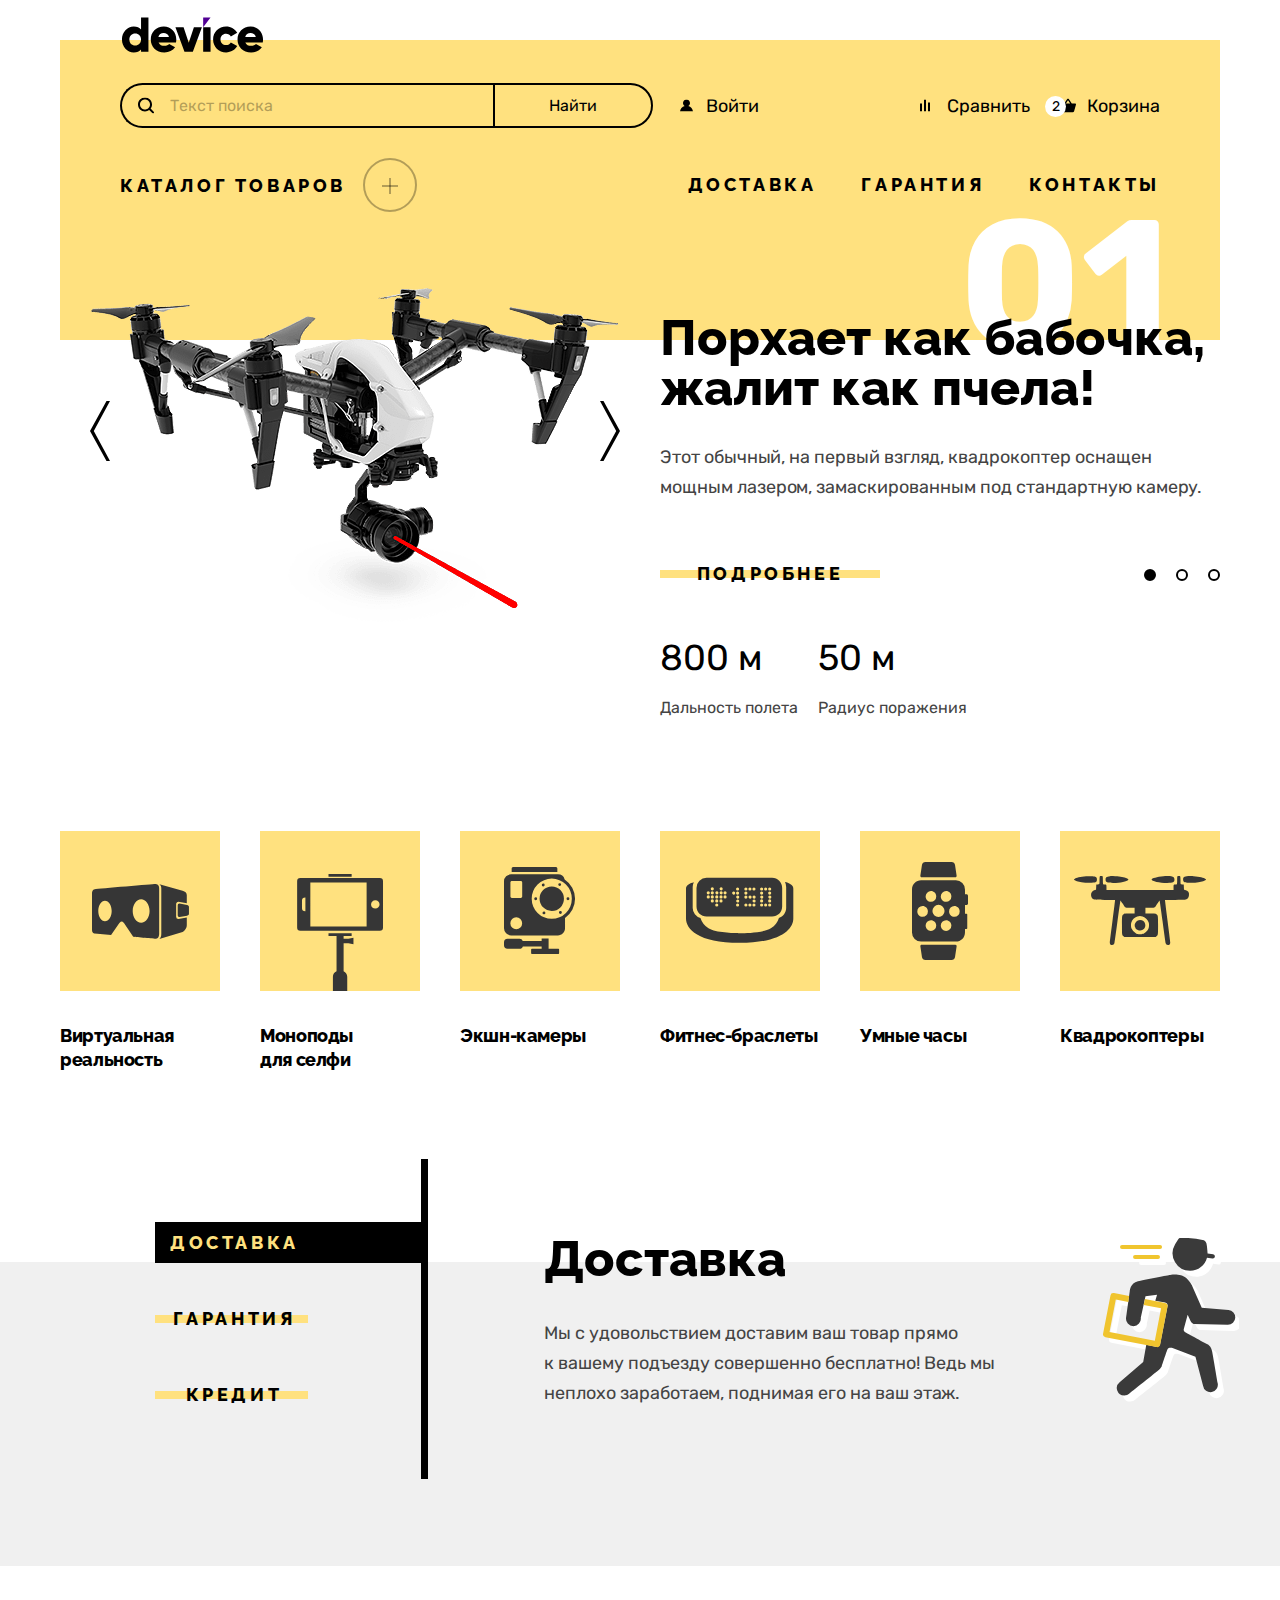
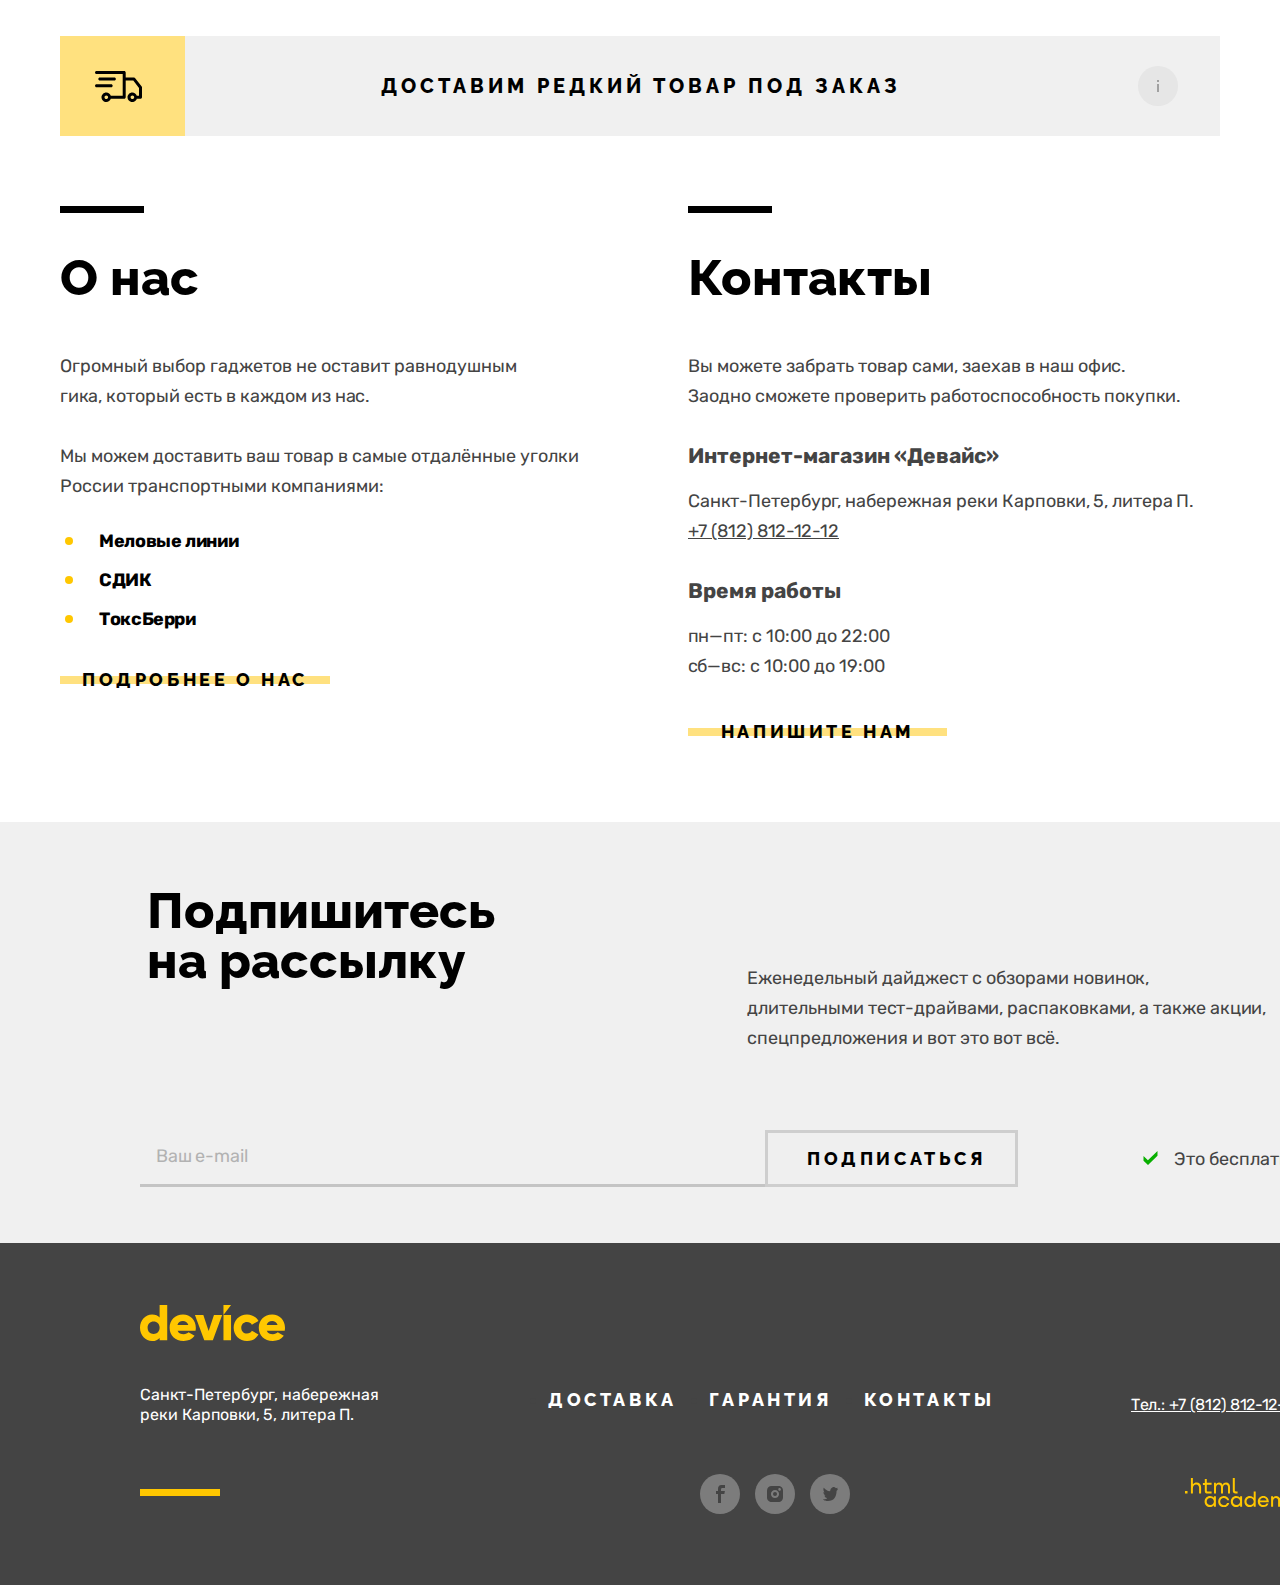
<file: index.html>
<!DOCTYPE html>
<html lang="ru">

<head>
  <meta charset="utf-8">
  <title>Магазин электронной техники "Девайс"</title>
  <link rel="stylesheet" href="styles/styles.css">
</head>

<body>
  <header class="main-header">
    <div class="container header-container">

      <a class="header-logo" href="#" aria-current="page">
        <img class="logo" src="images/logo.svg" width="145" height="36" alt="Логотип магазина Девайс">
      </a>

      <div class="navigation">

        <form class="search-form" action="https://echo.htmlacademy.ru/" method="post">
          <label class="visually-hidden" for="search">
            <span class="visually-hidden">Поиск по сайту</span>
          </label>
          <input class="search-field" type="text" id="search" name="search" placeholder="Текст поиска">
          <button class="search-button" type="button">Найти</button>
        </form>

        <ul class="user-navigation">
          <li class="user-navigation-item">
            <a class="user-navigation-link user-link" href="#">Войти</a>
          </li>
          <li class="user-navigation-item">
            <a class="user-navigation-link compare-link" href="#">Сравнить</a>
          </li>
          <li class="user-navigation-item cart-item">
            <a class="user-navigation-link cart-link" href="#">
              <span class="user-navigation-link-counter">2</span>
              Корзина
            </a>
            <div class="popover popover-cart">
              <div class="popover-content">
                <ul class="popover-list">
                  <li class="popover-item">
                    <a class="popover-link">
                      <img class="popover-img" src="images/cart/selfie-cart.jpg" width="39" height="43" alt="">
                      <span class="popover-title">Любительская<br> селфи-палка</span>
                    </a>
                    <button class="popover-delete-button" type="button">
                      <span class="visually-hidden">Удалить из корзины</span>
                    </button>
                  </li>
                  <li class="popover-item">
                    <a class="popover-link">
                      <img class="popover-img" src="images/cart/selfie-prof-cart.jpg" width="39" height="43" alt="">
                      <span class="popover-title">Профессиональная селфи-палка</span>
                    </a>
                    <button class="popover-delete-button" type="button">
                      <span class="visually-hidden">Удалить из корзины</span>
                    </button>
                  </li>
                </ul>
                <div class="popover-total">
                  <p class="popover-total-products">Товаров: 2</p>
                  <p class="popover-total-price">Сумма: 2000 ₽</p>
                </div>
              </div>
              <a class="popover-button" href="#">Открыть корзину</a>
            </div>
          </li>
        </ul>
      </div>
      <nav class="main-navigation">
        <ul class="main-navigation-list">
          <li class="main-navigation-item catalog-navigation">
            <a class="main-navigation-link catalog-navigation-link" href="#">
              Каталог товаров
              <span class="catalog-navigation-button"></span>
            </a>
            <div class="subcatalog-container">
              <div class="subcatalog">
                <ul class="subcatalog-list">
                  <li class="subcatalog-item">
                    <a class="subcatalog-link" href="#">Виртуальная реальность</a>
                  </li>
                  <li class="subcatalog-item">
                    <a class="subcatalog-link" href="catalog.html">Моноподы для cелфи</a>
                  </li>
                  <li class="subcatalog-item">
                    <a class="subcatalog-link" href="#">Экшн-камеры
                    </a>
                  </li>
                </ul>
                <ul class="subcatalog-list">
                  <li class="subcatalog-item">
                    <a class="subcatalog-link" href="#">Фитнес-браслеты</a>
                  </li>
                  <li class="subcatalog-item">
                    <a class="subcatalog-link" href="#">Умные часы</a>
                  </li>
                </ul>
                <ul class="subcatalog-list">
                  <li class="subcatalog-item">
                    <a class="subcatalog-link" href="#">Квадрокоптеры</a>
                  </li>
                </ul>
              </div>
            </div>
          </li>
          <li class="main-navigation-item">
            <a class="main-navigation-link" href="#">Доставка</a>
          </li>
          <li class="main-navigation-item">
            <a class="main-navigation-link" href="#">Гарантия</a>
          </li>
          <li class="main-navigation-item">
            <a class="main-navigation-link" href="#">Контакты</a>
          </li>
        </ul>

      </nav>
    </div>
  </header>
  <main class="main-page main-container">
    <h1 class="visually-hidden">Магазин электронной техники "Девайс"</h1>
    <section class="promo">
      <div class="container">
        <div class="slider">
          <div class="slider-item">
            <div class="slider-column">
              <img class="slider-img" src="images/slider/quadrocopter-slide.png" width="560" height="560"
                alt="Квадрокоптер с лазером">
              <div class="slider-controls">
                <button class="slider-switch-button slider-prev" type="button">
                  <span class="visually-hidden">Предыдущий слайд</span>
                </button>
                <button class="slider-switch-button slider-next" type="button">
                  <span class="visually-hidden">Следующий слайд</span>
                </button>
              </div>
            </div>
            <div class="slider-column slider-content">
              <h2 class="slider-title title">Порхает как бабочка, жалит как пчела!</h2>
              <p class="slider-text">Этот обычный, на первый взгляд, квадрокоптер оснащен мощным лазером,
                замаскированным
                под стандартную камеру.
              </p>
              <div class="slider-wrapper">
                <a class="slider-button button" href="#">Подробнее</a>
                <ol class="slider-division">
                  <li class="slder-division-item">
                    <button class="slider-division-button slider-division-button-current" type="button">
                      <span class="visually-hidden">1 слайд</span>
                    </button>
                  </li>
                  <li class="slder-division-item">
                    <button class="slider-division-button" type="button">
                      <span class="visually-hidden">2 слайд</span>
                    </button>
                  </li>
                  <li class="slder-division-item">
                    <button class="slider-division-button" type="button">
                      <span class="visually-hidden">3 слайд</span>
                    </button>
                  </li>
                </ol>
              </div>
              <div class="slider-info">
                <dl class="slider-benefit">
                  <dt class="slider-benefit-label">800 м</dt>
                  <dd class="slider-benefit-description">Дальность полета</dd>
                </dl>
                <dl class="slider-benefit">
                  <dt class="slider-benefit-label">50 м</dt>
                  <dd class="slider-benefit-description">Радиус поражения</dd>
                </dl>
              </div>
              <ol class="slider-counter">
                <li class="slider-counter-item slider-counter-item-current">01</li>
                <li class="slider-counter-item visually-hidden">02</li>
                <li class="slider-counter-item visually-hidden">03</li>
              </ol>
            </div>
          </div>
          <div class="slider-item">
            <div class="slider-column">
              <img class="slider-img" src="images/slider/watch-slider.png" width="560" height="560"
                alt="Фитнес-браслет">
              <div class="slider-controls">
                <button class="slider-switch-button slider-prev" type="button">
                  <span class="visually-hidden">Предыдущий слайд</span>
                </button>
                <button class="slider-switch-button slider-next" type="button">
                  <span class="visually-hidden">Следующий слайд</span>
                </button>
              </div>
            </div>
            <div class="slider-column">
              <h2 class="slider-title title">Худеем правильно!</h2>
              <p class="slider-text">Мотивирующие фитнес-браслеты помогут найти в себе силы не пропускать занятия и
                соблюдать диету.
              </p>
              <div class="slider-wrapper">
                <a class="slider-button button" href="#">Подробнее</a>
                <ol class="slider-division">
                  <li class="slder-division-item">
                    <button class="slider-division-button" type="button">
                      <span class="visually-hidden">1 слайд</span>
                    </button>
                  </li>
                  <li class="slder-division-item">
                    <button class="slider-division-button  slider-division-button-current" type="button">
                      <span class="visually-hidden">2 слайд</span>
                    </button>
                  </li>
                  <li class="slder-division-item">
                    <button class="slider-division-button" type="button">
                      <span class="visually-hidden">3 слайд</span>
                    </button>
                  </li>
                </ol>
              </div>
              <div class="slider-info">
                <dl class="slider-benefit">
                  <dt class="slider-benefit-label">48 часов</dt>
                  <dd class="slider-benefit-description">Без подзарядки</dd>
                </dl>
              </div>
              <ol class="slider-counter visually-hidden">
                <li class="slider-counter-item">01</li>
                <li class="slider-counter-item  slider-counter-item-current">02</li>
                <li class="slider-counter-item">03</li>
              </ol>
            </div>
          </div>
          <div class="slider-item">
            <div class="slider-column">
              <img class="slider-img" src="images/slider/selfie-slider.png" width="560" height="560"
                alt="Квадрокоптер с лазером">
              <div class="slider-controls">
                <button class="slider-switch-button slider-prev" type="button">
                  <span class="visually-hidden">Предыдущий слайд</span>
                </button>
                <button class="slider-switch-button slider-next" type="button">
                  <span class="visually-hidden">Следующий слайд</span>
                </button>
              </div>
            </div>
            <div class="slider-column">
              <h2 class="slider-title title">Делай селфи, как Бен Стиллер!</h2>
              <p class="slider-text">Самая длинная палка для селфи доступна в нашем магазине. Восемь (Восемь, Карл!)
                метров длиной и весом всего 5 кг.
              </p>
              <div class="slider-wrapper">
                <a class="slider-button button" href="#">Подробнее</a>
                <ol class="slider-division">
                  <li class="slder-division-item">
                    <button class="slider-division-button" type="button">
                      <span class="visually-hidden">1 слайд</span>
                    </button>
                  </li>
                  <li class="slder-division-item">
                    <button class="slider-division-button" type="button">
                      <span class="visually-hidden">2 слайд</span>
                    </button>
                  </li>
                  <li class="slder-division-item">
                    <button class="slider-division-button slider-division-button-current" type="button">
                      <span class="visually-hidden">3 слайд</span>
                    </button>
                  </li>
                </ol>
              </div>
              <div class="slider-info">
                <dl class="slider-benefit">
                  <dt class="slider-benefit-label">8,5 м</dt>
                  <dd class="slider-benefit-description">Длина палки</dd>
                </dl>
                <dl class="slider-benefit">
                  <dt class="slider-benefit-label">5 кг</dt>
                  <dd class="slider-benefit-description">Вес палки</dd>
                </dl>
                <dl class="slider-benefit">
                  <dt class="slider-benefit-label">Карбон</dt>
                  <dd class="slider-benefit-description">Материал</dd>
                </dl>
              </div>
              <ol class="slider-counter visually-hidden">
                <li class="slider-counter-item">01</li>
                <li class="slider-counter-item">02</li>
                <li class="slider-counter-item slider-counter-item-current">03</li>
              </ol>
            </div>
          </div>
        </div>
      </div>
    </section>
    <section class="categories">
      <div class="container">
        <h2 class="visually-hidden">Категории товаров</h2>
        <ul class="categories-list">
          <li class="categories-item">
            <a class="categories-link" href="#">
              <img class="categories-img" src="images/products/vr-icon.svg" width="160" height="160" alt="">
              <span class="categories-title">Виртуальная реальность</span>
            </a>
          </li>
          <li class="categories-item">
            <a class="categories-link" href="#">
              <img class="categories-img" src="images/products/monopod-icon.svg" width="160" height="160" alt="">
              <span class="categories-title">Моноподы<br> для селфи</span>
            </a>
          </li>
          <li class="categories-item">
            <a class="categories-link" href="#">
              <img class="categories-img" src="images/products/camera-icon.svg" width="160" height="160" alt="">
              <span class="categories-title">Экшн-камеры</span>
            </a>
          </li>
          <li class="categories-item">
            <a class="categories-link" href="#">
              <img class="categories-img" src="images/products/fitness-icon.svg" width="160" height="160" alt="">
              <span class="categories-title">Фитнес-браслеты</span>
            </a>
          </li>
          <li class="categories-item">
            <a class="categories-link" href="#">
              <img class="categories-img" src="images/products/watch-icon.svg" width="160" height="160" alt="">
              <span class="categories-title">Умные часы</span>
            </a>
          </li>
          <li class="categories-item">
            <a class="categories-link" href="#">
              <img class="categories-img" src="images/products/helicopter-icon.svg" width="160" height="160" alt="">
              <span class="categories-title">Квадрокоптеры</span>
            </a>
          </li>
        </ul>
      </div>
    </section>
    <section class="services">
      <div class="container services-container">
        <div class="services-wrapper">
          <div class="services-navigation">
            <ul class="services-list">
              <li class="services-item services-item-current">
                <button class="services-button services-button-current button" type="button">Доставка</button>
              </li>
              <li class="services-item">
                <button class="services-button button" type="button">Гарантия</button>
              </li>
              <li class="services-item">
                <button class="services-button button" type="button">Кредит</button>
              </li>
            </ul>
          </div>
          <div class="services-description">
            <div class="services-content">
              <h2 class="services-title title">Доставка</h2>
              <p class="services-text">Мы с удовольствием доставим ваш товар прямо<br> к вашему подъезду совершенно
                бесплатно!
                Ведь мы неплохо заработаем, поднимая его на ваш этаж.</p>
            </div>
            <div class="services-content visually-hidden">
              <h2 class="services-title title">Гарантия</h2>
              <p class="services-text">Если из-за возгорания купленного у нас товара у вас
                сгорит дом — не переживайте, мы выдадим вам новый.
                Товар, не дом, конечно же.</p>
            </div>
            <div class="services-content visually-hidden">
              <h2 class="services-title title">Кредит</h2>
              <p class="services-text">Залезть в долговую яму стало проще! Кредитные консультанты подберут для вас
                наиболее
                выгодные условия кредита. Выгодные для банка, разумеется.</p>
            </div>
          </div>
        </div>
      </div>
    </section>
    <section class="order">
      <h2 class="visually-hidden">Заявка на доставку</h2>
      <div class="container">
        <a class="order-button" href="modal.html">
          <span class="order-icon"></span>
          <p class="order-text">Доставим редкий товар под заказ</p>
          <span class="order-info"></span>
        </a>
      </div>
    </section>
    <div class="container">
      <div class="about-columns">
        <section class="about">
          <h2 class="about-title title">О нас</h2>
          <p class="about-text">Огромный выбор гаджетов не оставит равнодушным<br> гика, который есть в каждом из нас.
          </p>
          <p class="about-text">Мы можем доставить ваш товар в самые отдалённые уголки России транспортными компаниями:
          </p>
          <ul class="about-list">
            <li class="about-item">
              <span class="about-item-title">Меловые линии</span>
            </li>
            <li class="about-item">
              <span class="about-item-title">СДИК</span>
            </li>
            <li class="about-item">
              <span class="about-item-title">ТоксБерри</span>
            </li>
          </ul>
          <a class="about-button button" href="#">Подробнее о нас</a>
        </section>
        <section class="contacts">
          <h2 class="contacts-title title">Контакты</h2>
          <p class="contacts-text">Вы можете забрать товар сами, заехав в наш офис.<br> Заодно сможете проверить
            работоспособность покупки.</p>
          <h3 class="contacts-subtitle subtitle">Интернет-магазин «Девайс»</h3>
          <address class="contacts-address">Санкт-Петербург, набережная реки Карповки, 5, литера П.</address>
          <a class="contacts-phone" href="tel:+78128121212">+7 (812) 812-12-12</a>
          <h3 class="contacts-subtitle subtitle">Время работы</h3>
          <ul class="contacts-list">
            <li class="contacts-item">пн—пт: с 10:00 до 22:00</li>
            <li class="contacts-item">сб—вс: с 10:00 до 19:00</li>
          </ul>
          <a class="contacts-button button" href="#">Напишите нам</a>
        </section>
      </div>
    </div>
    <section class="subscription">
      <div class="container">
        <div class="subscription-container-content">
          <h2 class="subscription-title title">Подпишитесь<br> на рассылку</h2>
          <p class="subscription-description">Еженедельный дайджест с обзорами новинок,<br> длительными тест-драйвами,
            распаковками, а также акции, спецпредложения и вот это вот всё.</p>
        </div>
        <div class="subscription-container-form">
          <form class="subscription-form" action="https://echo.htmlacademy.ru/" method="post">
            <label class="visually-hidden" for="email">
              Ваш e-mail
            </label>
            <input class="subscription-field" type="email" id="email" name="email" placeholder="Ваш e-mail">

            <button class="subscription-button">Подписаться</button>
          </form>
          <span class="subscription-text">Это бесплатно</span>
        </div>
      </div>
    </section>
  </main>
  <footer class="main-footer">
    <div class="container footer-container">
      <a class="footer-logo" href="#" aria-current="page">
        <img class="footer-img" src="images/footer-logo.svg" width="145" height="36" alt="">
      </a>
      <div class="footer-container-top">
        <address class="footer-address">Санкт-Петербург, набережная реки Карповки, 5, литера П.</address>
        <ul class="main-navigation footer-navigation">
          <li class="main-navigation-item footer-navigation-item">
            <a class="main-navigation-link footer-navigation-link" href="#">Доставка</a>
          </li>
          <li class="main-navigation-item footer-navigation-item">
            <a class="main-navigation-link footer-navigation-link" href="#">Гарантия</a>
          </li>
          <li class="main-navigation-item footer-navigation-item">
            <a class="main-navigation-link footer-navigation-link" href="#">Контакты</a>
          </li>
        </ul>
        <a class="footer-phone" href="tel:+78128121212">Тел.: +7 (812) 812-12-12</a>
      </div>
      <div class="footer-container-bottom">
        <ul class="footer-social">
          <li class="footer-social-item">
            <a class="footer-social-link" href="#">
              <svg class="footer-social-img" xmlns="http://www.w3.org/2000/svg" width="40" height="40" fill="none"
                viewBox="0 0 40 40">
                <circle cx="20" cy="20" r="20" class="social-bg" />
                <path fill="#444"
                  d="M22.5 14H25v-3h-3.4c-2.8 0-3.6 1.7-3.6 4.2V17h-2v3h2v9h3v-9h3.3l.6-3H21v-1.5c0-.8.3-1.5 1.5-1.5Z" />
              </svg>
              <span class="visually-hidden">Facebook</span>
            </a>
          </li>
          <li class="footer-social-item">
            <a class="footer-social-link" href="#">
              <svg class="footer-social-img" xmlns="http://www.w3.org/2000/svg" width="40" height="40" fill="none"
                viewBox="0 0 40 40">
                <circle cx="20" cy="20" r="20" class="social-bg" />
                <path fill="#444" d="M20 22a2 2 0 1 0 0-4 2 2 0 0 0 0 4Z" />
                <path fill="#444"
                  d="M26.7 13.3c-.9-.9-2-1.3-3.4-1.3h-6.6c-2.8 0-4.7 1.9-4.7 4.7v6.6c0 1.4.4 2.6 1.4 3.4.9.9 2 1.3 3.3 1.3h6.6c1.4 0 2.6-.4 3.4-1.3.8-.9 1.3-2 1.3-3.4v-6.6c0-1.4-.4-2.6-1.3-3.4ZM20 24.1c-2.2 0-4.1-1.8-4.1-4.1s1.9-4.1 4.1-4.1c2.2 0 4.1 1.8 4.1 4.1s-1.9 4.1-4.1 4.1Zm4.6-7.4c-.7 0-1.3-.5-1.3-1.3s.5-1.3 1.3-1.3c.7 0 1.3.6 1.3 1.3 0 .7-.6 1.3-1.3 1.3Z" />
              </svg>
              <span class="visually-hidden">Instagram</span>
            </a>
          </li>
          <li class="footer-social-item">
            <a class="footer-social-link" href="#">
              <svg class="footer-social-img" xmlns="http://www.w3.org/2000/svg" width="40" height="40" fill="none"
                viewBox="0 0 40 40">
                <circle cx="20" cy="20" r="20" class="social-bg" />
                <path fill="#444"
                  d="M22.7 13.16c1.5-.5 2.6.3 3.2 1.1.5-.2 1.1-.4 1.7-.6 0 .8-.5 1.4-.8 1.6.7.2 1.2-.4 1.2-.4-.1.9-.9 1.7-1.4 1.9-.2 6.3-2.8 10.4-8.9 10.3h-.4c-.3 0-3.7-.4-4.3-1.8 2 .2 3.4-.4 4.1-1.1-.8-.3-2.4-.4-2.6-2.8.3.2.5.3 1.1.2-1.1-.8-2.3-1.5-2.2-3.5.3.3.9.5 1.2.4-.6-.2-1.8-3.1-.8-4.6 1.6 1.7 3.3 3.4 6.3 3.5.2-2.1 1-3.5 2.6-4.2Z" />
              </svg>
              <span class="visually-hidden">Twitter</span>
            </a>
          </li>
        </ul>
        <a class="copyright" href="#">
          <svg class="copyright-img" xmlns="http://www.w3.org/2000/svg" width="115" height="33" fill="none"
            viewBox="0 0 115 33">
            <path
              d="M0 12.9v2.6h2.5v-2.6H0ZM11.6 4.5c-1.6 0-2.8.7-3.6 1.7h-.1V0h-2v15.5h2v-5.3c0-2.1 1.3-3.6 3.3-3.6 1.8 0 2.9 1.4 2.9 3.2v5.7h2V9.4c.1-3-1.8-4.9-4.5-4.9ZM26.6 4.8h-4.8V1.1h-2v3.8h-1.9v2h1.9v6c0 1.7 1 2.7 2.7 2.7h4.1v-2h-3.7c-.7 0-1.1-.4-1.1-1.1V6.8h4.8v-2ZM41.1 4.6c-1.6 0-2.9.8-3.5 2.1h-.1c-.6-1.2-1.8-2.1-3.4-2.1-1.4 0-2.5.8-3.1 1.8h-.1V4.8H29v10.6h2V10c0-2 1-3.5 2.6-3.5 1.5 0 2.4 1 2.4 2.6v6.3h2V9.8c0-2.4 1.4-3.3 2.6-3.3 1.5 0 2.4 1 2.4 2.6v6.3h2V8.9c.1-2.5-1.4-4.3-3.9-4.3ZM47.8 12.7c0 1.7 1 2.7 2.8 2.7h2v-2h-1.7c-.7 0-1.1-.4-1.1-1.1V0h-2v12.7ZM28.9 19.7c-.9-1.1-2.2-1.8-3.9-1.8-3.1 0-5.4 2.3-5.4 5.6s2.3 5.6 5.4 5.6c1.8 0 3-.8 3.8-1.9h.1v1.6h2V18.2h-2v1.5Zm-3.6 7.4c-2.2 0-3.6-1.6-3.6-3.6s1.4-3.6 3.6-3.6 3.6 1.6 3.6 3.6c0 1.9-1.4 3.6-3.6 3.6ZM44.2 22c-.5-2.4-2.6-4.1-5.4-4.1a5.4 5.4 0 0 0-5.6 5.6c0 3.1 2.2 5.6 5.6 5.6 2.8 0 4.9-1.8 5.4-4.2h-2.1a3.4 3.4 0 0 1-3.3 2.3c-2.2 0-3.6-1.6-3.6-3.6s1.4-3.6 3.6-3.6c1.6 0 2.8 1 3.3 2.2h2.1V22ZM55.1 19.7c-.9-1.1-2.2-1.8-3.9-1.8-3.1 0-5.4 2.3-5.4 5.6s2.3 5.6 5.4 5.6c1.8 0 3-.8 3.8-1.9h.1v1.6h2V18.2h-2v1.5Zm-3.6 7.4c-2.2 0-3.6-1.6-3.6-3.6s1.4-3.6 3.6-3.6 3.6 1.6 3.6 3.6c0 1.9-1.5 3.6-3.6 3.6ZM68.7 19.8c-.9-1.1-2.2-1.9-3.9-1.9-3.1 0-5.4 2.3-5.4 5.6s2.2 5.6 5.4 5.6c1.7 0 3-.8 3.8-1.8h.1v1.5h2V13.4h-2v6.4Zm-3.6 7.3c-2.2 0-3.6-1.6-3.6-3.6s1.4-3.6 3.6-3.6 3.6 1.6 3.6 3.6c-.1 2-1.5 3.6-3.6 3.6ZM78.3 17.9c-3.3 0-5.5 2.5-5.5 5.6 0 3 2.1 5.6 5.5 5.6 2.5 0 4.5-1.3 5.2-3.6h-2.1c-.5 1-1.6 1.6-3 1.6-1.9 0-3.3-1.3-3.4-2.9h8.8c.2-3.6-2-6.3-5.5-6.3Zm0 1.9c1.7 0 3 1 3.3 2.6h-6.5c.3-1.5 1.5-2.6 3.2-2.6ZM98.2 17.9c-1.6 0-2.9.8-3.6 2h-.1c-.6-1.2-1.8-2-3.4-2-1.4 0-2.5.7-3.1 1.8v-1.5h-1.9v10.6h2v-5.4c0-2 1-3.4 2.6-3.5 1.5 0 2.4 1 2.4 2.6v6.3h2v-5.6c0-2.4 1.4-3.3 2.6-3.3 1.5 0 2.4 1 2.4 2.6v6.3h2v-6.5c.1-2.6-1.4-4.4-3.9-4.4ZM109.4 27l-3.6-8.9h-2.2l4.8 11.6c-.3.9-.7 1.2-1.7 1.2h-2.5v2h2.5c1.8 0 2.8-.8 3.5-2.6l4.7-12.2h-2.1l-3.4 8.9Z" />
          </svg>
          <span class="visually-hidden">Html academy</span>
        </a>
      </div>
    </div>
  </footer>

  <div class="modal-container modal-container-close">
    <div class="modal">
      <div class="modal-content">
        <div class="modal-row">
          <h2 class="modal-title title">Доставка под заказ</h2>
          <button class="modal-close-button">
            <span class="visually-hidden">Закрыть</span>
          </button>
        </div>
        <form class="modal-form" action="https://echo.htmlacademy.ru/" method="post">
          <div class="modal-row">
            <div class="modal-column">
              <label class="modal-label" for="user-name">Ваше имя:</label>
              <input class="modal-input" type="text" name="user-name" id="user-name" placeholder="Введите имя" required>
              <span class="modal-input-icon"></span>
              <p class="value-invalid name-invalid">Добавьте имя</p>
            </div>
            <div class="modal-column">
              <label class="modal-label" for="user-email">
                Ваш e-mail:
              </label>
              <input class="modal-input" type="email" name="user-email" id="user-email" placeholder="почта" required>
              <span class="modal-input-icon"></span>
              <p class="value-invalid email-invalid">Забавный у вас адрес</p>
            </div>
          </div>
          <div class="modal-row">
            <div class="modal-column modal-column-product">
              <label class="modal-label" for="product">
                Что нужно привезти:
              </label>
              <input class="modal-input" type="text" name="product" id="product" placeholder="В свободной форме">
            </div>
            <div class="modal-column">
              <div class="number-product">
                <div class="number-product-row">
                  <label class="modal-label" for="number-product">
                    Количество:
                  </label>
                  <button class="tooltip-toggle" type="button"></button>
                  <span class="tooltip">

                    <span class="tooltip-text">
                      Постараемся найти, сколько нужно. Привезём сколько получится по требованиям к провозу багажа.
                    </span>
                  </span>
                </div>
                <div class="number-product-row">
                  <button class="number-product-minus number-product-button" type="button">
                    <span class="visually-hidden">Убавить</span>
                  </button>
                  <input class="modal-input modal-input-number" type="number" name="number-product" id="number-product"
                    value="1" min="1">
                  <button class="number-product-plus number-product-button" type="button">
                    <span class="visually-hidden">Прибавить</span>
                  </button>
                </div>
              </div>
            </div>
          </div>
          <button class="modal-button button" type="submit">Отправить</button>
        </form>
      </div>

    </div>
  </div>

</body>

</html>
</file>
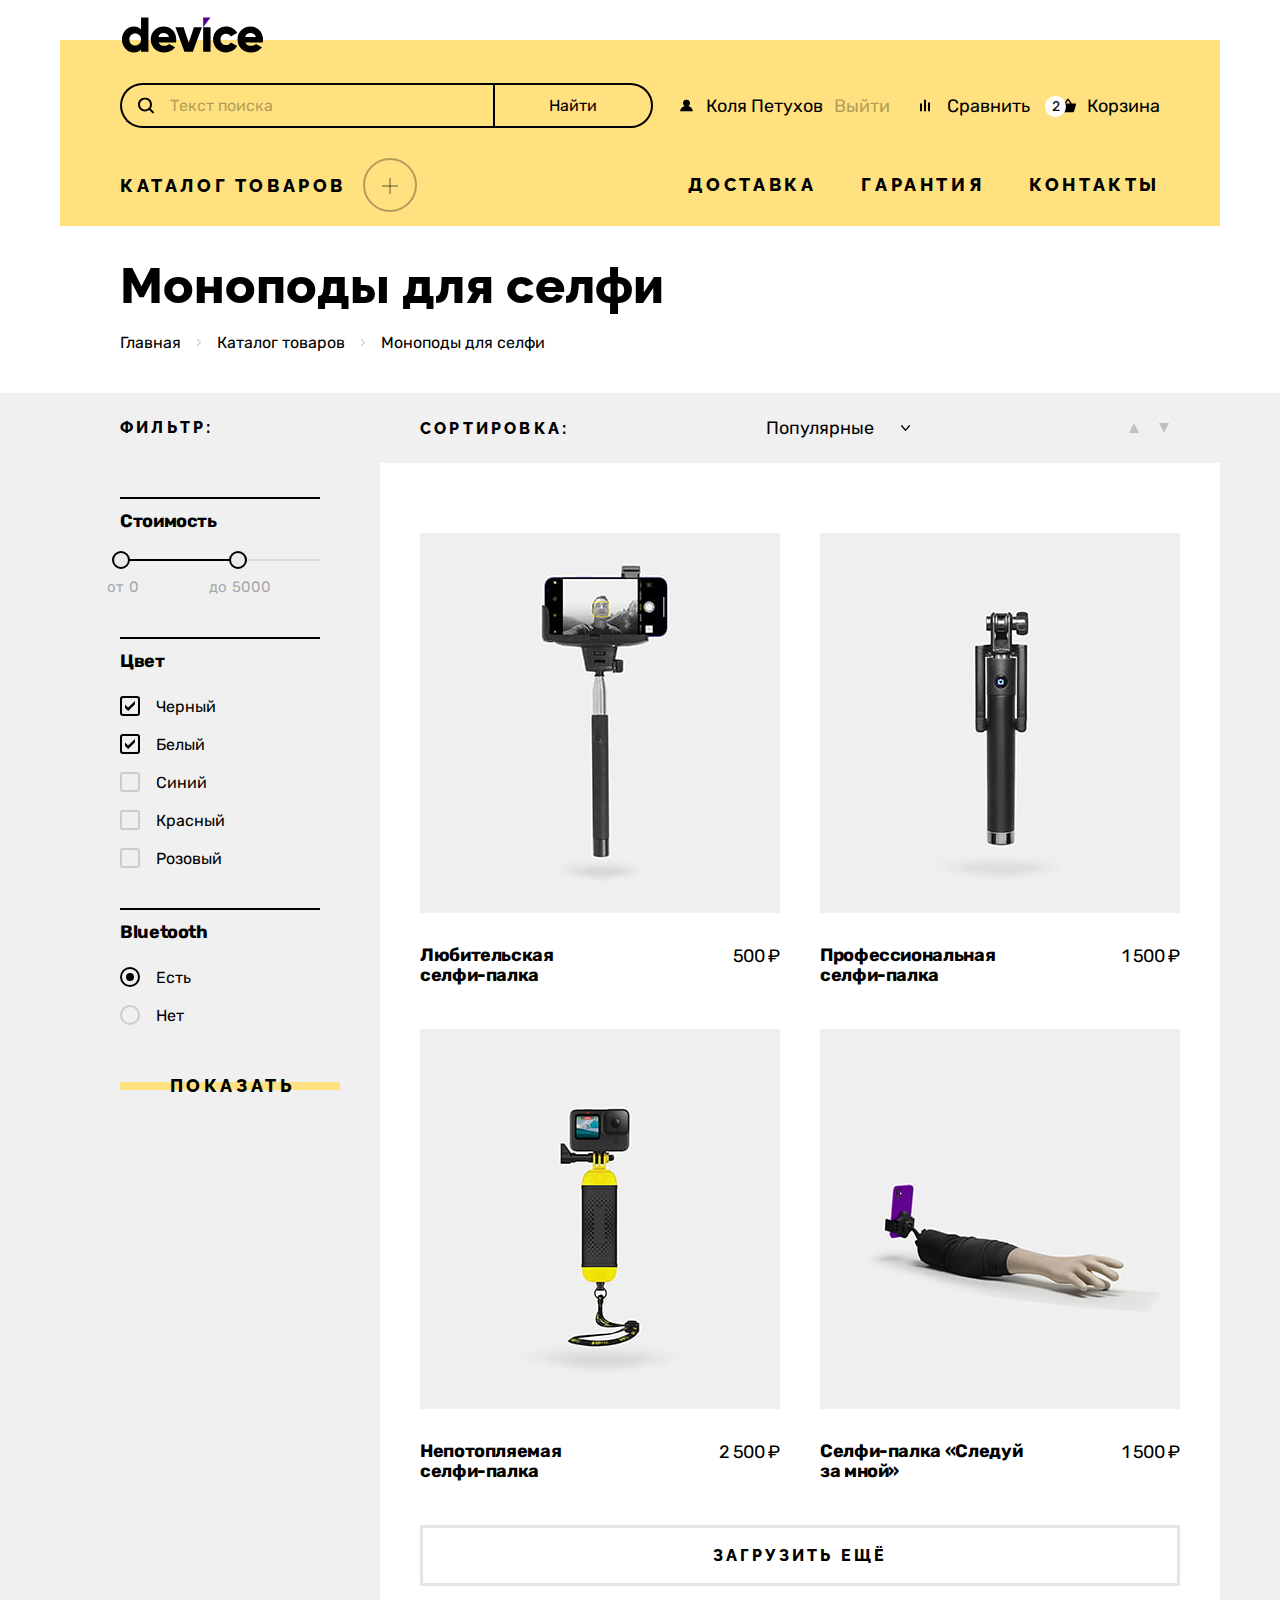
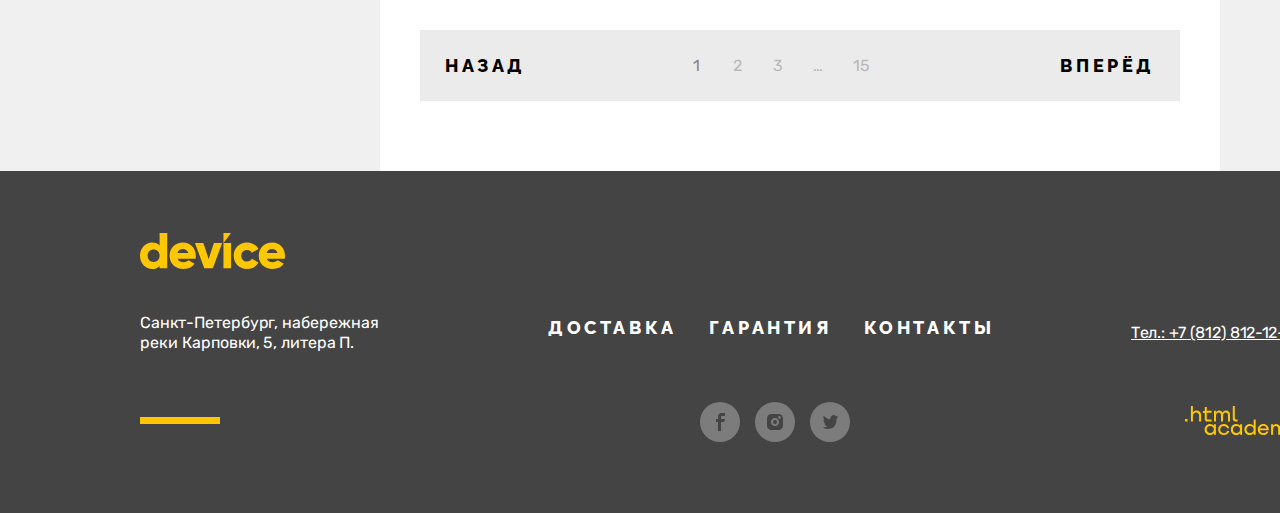
<file: catalog.html>
<!DOCTYPE html>
<html lang="ru">

<head>
  <meta charset="utf-8">
  <title>Каталог электронной техники "Девайс"</title>
  <link rel="stylesheet" href="styles/styles.css">
</head>

<body>
  <header class="main-header main-container">
    <div class="container header-container">

      <a class="header-logo" href="index.html">
        <img class="logo" src="images/logo.svg" width="145" height="36" alt="Логотип магазина Девайс">
      </a>

      <div class="navigation">

        <form class="search-form" action="https://echo.htmlacademy.ru/" method="post">
          <label class="visually-hidden" for="search">
            <span class="visually-hidden">Поиск по сайту</span>
          </label>
          <input class="search-field" type="text" id="search" name="search" placeholder="Текст поиска">
          <button class="search-button" type="button">Найти</button>
        </form>

        <ul class="user-navigation inner-user-navigation">
          <li class="user-navigation-item">
            <a class="user-navigation-link user-link" href="#">Коля Петухов</a>
          </li>
          <li class="user-navigation-item">
            <a class="user-navigation-link user-navigation-link-accent" href="#">Выйти</a>
          </li>
          <li class="user-navigation-item">
            <a class="user-navigation-link compare-link" href="#">Сравнить</a>
          </li>
          <li class="user-navigation-item cart-item">
            <a class="user-navigation-link cart-link" href="#">
              <span class="user-navigation-link-counter">2</span>
              Корзина
            </a>
            <div class="popover popover-cart">
              <div class="popover-content">
                <ul class="popover-list">
                  <li class="popover-item">
                    <a class="popover-link">
                      <img class="popover-img" src="images/cart/selfie-cart.jpg" width="39" height="43" alt="">
                      <span class="popover-title">Любительская<br> селфи-палка</span>
                    </a>
                    <button class="popover-delete-button" type="button">
                      <span class="visually-hidden">Удалить из корзины</span>
                    </button>
                  </li>
                  <li class="popover-item">
                    <a class="popover-link">
                      <img class="popover-img" src="images/cart/selfie-prof-cart.jpg" width="39" height="43" alt="">
                      <span class="popover-title">Профессиональная селфи-палка</span>
                    </a>
                    <button class="popover-delete-button" type="button">
                      <span class="visually-hidden">Удалить из корзины</span>
                    </button>
                  </li>
                </ul>
                <div class="popover-total">
                  <p class="popover-total-products">Товаров: 2</p>
                  <p class="popover-total-price">Сумма: 2000 ₽</p>
                </div>
              </div>
              <a class="popover-button" href="#">Открыть корзину</a>
            </div>
          </li>
        </ul>
      </div>
      <nav class="main-navigation">
        <ul class="main-navigation-list">
          <li class="main-navigation-item catalog-navigation">
            <a class="main-navigation-link catalog-navigation-link" href="#">
              Каталог товаров
              <span class="catalog-navigation-button"></span>
            </a>
            <div class="subcatalog-container">
              <div class="subcatalog">
                <ul class="subcatalog-list">
                  <li class="subcatalog-item">
                    <a class="subcatalog-link" href="#">Виртуальная реальность</a>
                  </li>
                  <li class="subcatalog-item">
                    <a class="subcatalog-link" href="catalog.html">Моноподы для cелфи</a>
                  </li>
                  <li class="subcatalog-item">
                    <a class="subcatalog-link" href="#">Экшн-камеры
                    </a>
                  </li>
                </ul>
                <ul class="subcatalog-list">
                  <li class="subcatalog-item">
                    <a class="subcatalog-link" href="#">Фитнес-браслеты</a>
                  </li>
                  <li class="subcatalog-item">
                    <a class="subcatalog-link" href="#">Умные часы</a>
                  </li>
                </ul>
                <ul class="subcatalog-list">
                  <li class="subcatalog-item">
                    <a class="subcatalog-link" href="#">Квадрокоптеры</a>
                  </li>
                </ul>
              </div>
            </div>
          </li>
          <li class="main-navigation-item">
            <a class="main-navigation-link" href="#">Доставка</a>
          </li>
          <li class="main-navigation-item">
            <a class="main-navigation-link" href="#">Гарантия</a>
          </li>
          <li class="main-navigation-item">
            <a class="main-navigation-link" href="#">Контакты</a>
          </li>
        </ul>
      </nav>
    </div>
  </header>
  <main class="inner-page">
    <header class="inner-header">
      <div class="container inner-container">
        <h1 class="inner-header-title">Моноподы для селфи</h1>
        <ul class="breadcrumbs">
          <li class="breadcrumbs-item">
            <a class="breadcrumbs-link" href="index.html">Главная</a>
          </li>
          <li class="breadcrumbs-item">
            <a class="breadcrumbs-link" href="#">Каталог товаров</a>
          </li>
          <li class="breadcrumbs-item">
            <a class="breadcrumbs-link breadcrumbs-link-current" href="#">Моноподы для селфи</a>
          </li>
        </ul>
      </div>
    </header>
    <section class="catalog-products">
      <div class="container catalog-container">
        <h2 class="visually-hidden">Список товаров с фильтрами</h2>
        <form class="catalog-filter" action="https://echo.htmlacademy.ru/" method="get">
          <h3 class="catalog-subtitle">Фильтр:</h3>
          <fieldset class="catalog-filter-group">
            <legend class="catalog-filter-title catalog-price-title">Стоимость</legend>

            <div class="range">
              <div class="range-scale">
                <div class="range-bar" style="left: 0; width: 119px">
                  <button class="range-toggle toggle-min" type="button">
                    <span class="visually-hidden">Изменить минимальную цену</span>
                  </button>
                  <button class="range-toggle toggle-max" type="button">
                    <span class="visually-hidden">Изменить максимальную цену</span>
                  </button>
                </div>
              </div>

              <div class="range-wrapper-inputs">
                <label class="catalog-filter-label">
                  от
                  <input class="range-input" type="number" value="0" name="min-price">
                </label>
                <label class="catalog-filter-label">
                  до
                  <input class="range-input" type="number" value="5000" name="max-price">
                </label>
              </div>
            </div>
          </fieldset>
          <fieldset class="catalog-filter-group">
            <legend class="catalog-filter-title">Цвет</legend>
            <ul class="catalog-filter-list">
              <li class="catalog-filter-item">
                <label class="control">
                  <input class="visually-hidden control-input" type="checkbox" name="black" checked>
                  <span class="control-mark"></span>
                  <span class="control-label">Черный</span>
                </label>
              </li>
              <li class="catalog-filter-item">
                <label class="control">
                  <input class="visually-hidden control-input" type="checkbox" name="white" checked>
                  <span class="control-mark"></span>
                  <span class="control-label">Белый</span>
                </label>
              </li>
              <li class="catalog-filter-item">
                <label class="control">
                  <input class="visually-hidden control-input" type="checkbox" name="blue">
                  <span class="control-mark"></span>
                  <span class="control-label">Синий</span>
                </label>
              </li>
              <li class="catalog-filter-item">
                <label class="control">
                  <input class="visually-hidden control-input" type="checkbox" name="red">
                  <span class="control-mark"></span>
                  <span class="control-label">Красный</span>
                </label>
              </li>
              <li class="catalog-filter-item">
                <label class="control">
                  <input class="visually-hidden control-input" type="checkbox" name="pink">
                  <span class="control-mark"></span>
                  <span class="control-label">Розовый</span>
                </label>
              </li>
            </ul>
          </fieldset>
          <fieldset class="catalog-filter-group">
            <legend class="catalog-filter-title">Bluetooth</legend>
            <ul class="catalog-filter-list">
              <li class="catalog-filter-item">
                <label class="control">
                  <input class="visually-hidden control-input" type="radio" name="bluetooth" value="yes" checked>
                  <span class="control-mark"></span>
                  <span class="control-label">Есть</span>
                </label>
              </li>
              <li class="catalog-filter-item">
                <label class="control">
                  <input class="visually-hidden control-input" type="radio" name="bluetooth" value="no">
                  <span class="control-mark"></span>
                  <span class="control-label">Нет</span>
                </label>
              </li>
            </ul>
          </fieldset>
          <button class="catalog-filter-button button" type="button">Показать</button>
        </form>
        <div class="catalog-right-column">
          <div class="sorting-container">
            <h3 class="catalog-subtitle sorting-subtitle">Сортировка:</h3>
            <select class="catalog-select" aria-label="Сортировка">
              <option value="popular">Популярные</option>
              <option value="cheap">Дешевые</option>
              <option value="expensive">Дорогие</option>
            </select>
            <ul class="catalog-sort-buttons">
              <li>
                <a class="arrow sort-up" href="#">
                  <span class="visually-hidden">по возрастанию</span>
                </a>
              </li>
              <li>
                <a class="arrow sort-down" href="#">
                  <span class="visually-hidden">по убыванию</span>
                </a>
              </li>
            </ul>
          </div>
          <div class="product-list-container">
            <ul class="product-list">
              <li class="product-card">
                <a class="product-link" href="#">
                  <img class="product-img" src="images/catalog/selfie-product.jpg" width="360" height="380"
                    alt="Вариант селфи-палки">
                  <div class="product-card-content">
                    <p class="product-title">Любительская<br> селфи-палка</p>
                    <p class="product-price">500 ₽</p>
                  </div>
                </a>
              </li>
              <li class="product-card">
                <a class="product-link" href="#">
                  <img class="product-img" src="images/catalog/selfie-prof-product.jpg" width="360" height="380"
                    alt="Вариант селфи-палки">
                  <div class="product-card-content">
                    <p class="product-title">Профессиональная<br> селфи-палка </p>
                    <p class="product-price">1 500 ₽</p>
                  </div>
                </a>
              </li>
              <li class="product-card">
                <a class="product-link" href="#">
                  <img class="product-img" src="images/catalog/selfie-waterproof-product.jpg" width="360"
                    height="380" alt="Вариант селфи-палки">
                  <div class="product-card-content">
                    <p class="product-title">Непотопляемая<br> селфи-палка</p>
                    <p class="product-price">2 500 ₽</p>
                  </div>
                </a>
              </li>
              <li class="product-card">
                <a class="product-link" href="#">
                  <img class="product-img" src="images/catalog/selfie-follow-me-product.jpg" width="360" height="380"
                    alt="Вариант селфи-палки">
                  <div class="product-card-content">
                    <p class="product-title">Селфи-палка «Следуй<br> за мной»</p>
                    <p class="product-price">1 500 ₽</p>
                  </div>
                </a>
              </li>
            </ul>

            <button class="catalog-button">Загрузить ещё</button>
            <div class="pagination-container">
              <a class="pagination-link-button pagination--disabled" href="#">
                Назад
              </a>
              <ul class="pagination-list">
                <li class="pagination-item">
                  <a class="pagination-link pagination-link-current" href="#">1</a>
                </li>
                <li class="pagination-item">
                  <a class="pagination-link" href="#">2</a>
                </li>
                <li class="pagination-item">
                  <a class="pagination-link" href="#">3</a>
                </li>
                <li class="pagination-item">
                  <a class="pagination-link" href="#">&hellip;</a>
                </li>
                <li class="pagination-item">
                  <a class="pagination-link" href="#">15</a>
                </li>
              </ul>
              <a class="pagination-link-button" href="#"> Вперёд </a>
            </div>
          </div>
        </div>
      </div>
    </section>
  </main>
  <footer class="main-footer">
    <div class="container footer-container">
      <a class="footer-logo" href="index.html" aria-current="page">
        <img class="footer-img" src="images/footer-logo.svg" width="145" height="36" alt="">
      </a>
      <div class="footer-container-top">
        <address class="footer-address">Санкт-Петербург, набережная реки Карповки, 5, литера П.</address>
        <ul class="main-navigation footer-navigation">
          <li class="main-navigation-item footer-navigation-item">
            <a class="main-navigation-link footer-navigation-link" href="#">Доставка</a>
          </li>
          <li class="main-navigation-item footer-navigation-item">
            <a class="main-navigation-link footer-navigation-link" href="#">Гарантия</a>
          </li>
          <li class="main-navigation-item footer-navigation-item">
            <a class="main-navigation-link footer-navigation-link" href="#">Контакты</a>
          </li>
        </ul>
        <a class="footer-phone" href="tel:+78128121212">Тел.: +7 (812) 812-12-12</a>
      </div>
      <div class="footer-container-bottom">
        <ul class="footer-social">
          <li class="footer-social-item">
            <a class="footer-social-link" href="#">
              <svg class="footer-social-img" xmlns="http://www.w3.org/2000/svg" width="40" height="40" fill="none"
                viewBox="0 0 40 40">
                <circle cx="20" cy="20" r="20" class="social-bg" />
                <path fill="#444"
                  d="M22.5 14H25v-3h-3.4c-2.8 0-3.6 1.7-3.6 4.2V17h-2v3h2v9h3v-9h3.3l.6-3H21v-1.5c0-.8.3-1.5 1.5-1.5Z" />
              </svg>
              <span class="visually-hidden">Facebook</span>
            </a>
          </li>
          <li class="footer-social-item">
            <a class="footer-social-link" href="#">
              <svg class="footer-social-img" xmlns="http://www.w3.org/2000/svg" width="40" height="40" fill="none"
                viewBox="0 0 40 40">
                <circle cx="20" cy="20" r="20" class="social-bg" />
                <path fill="#444" d="M20 22a2 2 0 1 0 0-4 2 2 0 0 0 0 4Z" />
                <path fill="#444"
                  d="M26.7 13.3c-.9-.9-2-1.3-3.4-1.3h-6.6c-2.8 0-4.7 1.9-4.7 4.7v6.6c0 1.4.4 2.6 1.4 3.4.9.9 2 1.3 3.3 1.3h6.6c1.4 0 2.6-.4 3.4-1.3.8-.9 1.3-2 1.3-3.4v-6.6c0-1.4-.4-2.6-1.3-3.4ZM20 24.1c-2.2 0-4.1-1.8-4.1-4.1s1.9-4.1 4.1-4.1c2.2 0 4.1 1.8 4.1 4.1s-1.9 4.1-4.1 4.1Zm4.6-7.4c-.7 0-1.3-.5-1.3-1.3s.5-1.3 1.3-1.3c.7 0 1.3.6 1.3 1.3 0 .7-.6 1.3-1.3 1.3Z" />
              </svg>
              <span class="visually-hidden">Instagram</span>
            </a>
          </li>
          <li class="footer-social-item">
            <a class="footer-social-link" href="#">
              <svg class="footer-social-img" xmlns="http://www.w3.org/2000/svg" width="40" height="40" fill="none"
                viewBox="0 0 40 40">
                <circle cx="20" cy="20" r="20" class="social-bg" />
                <path fill="#444"
                  d="M22.7 13.16c1.5-.5 2.6.3 3.2 1.1.5-.2 1.1-.4 1.7-.6 0 .8-.5 1.4-.8 1.6.7.2 1.2-.4 1.2-.4-.1.9-.9 1.7-1.4 1.9-.2 6.3-2.8 10.4-8.9 10.3h-.4c-.3 0-3.7-.4-4.3-1.8 2 .2 3.4-.4 4.1-1.1-.8-.3-2.4-.4-2.6-2.8.3.2.5.3 1.1.2-1.1-.8-2.3-1.5-2.2-3.5.3.3.9.5 1.2.4-.6-.2-1.8-3.1-.8-4.6 1.6 1.7 3.3 3.4 6.3 3.5.2-2.1 1-3.5 2.6-4.2Z" />
              </svg>
              <span class="visually-hidden">Twitter</span>
            </a>
          </li>
        </ul>
        <a class="copyright" href="#">
          <svg class="copyright-img" xmlns="http://www.w3.org/2000/svg" width="115" height="33" fill="none"
            viewBox="0 0 115 33">
            <path
              d="M0 12.9v2.6h2.5v-2.6H0ZM11.6 4.5c-1.6 0-2.8.7-3.6 1.7h-.1V0h-2v15.5h2v-5.3c0-2.1 1.3-3.6 3.3-3.6 1.8 0 2.9 1.4 2.9 3.2v5.7h2V9.4c.1-3-1.8-4.9-4.5-4.9ZM26.6 4.8h-4.8V1.1h-2v3.8h-1.9v2h1.9v6c0 1.7 1 2.7 2.7 2.7h4.1v-2h-3.7c-.7 0-1.1-.4-1.1-1.1V6.8h4.8v-2ZM41.1 4.6c-1.6 0-2.9.8-3.5 2.1h-.1c-.6-1.2-1.8-2.1-3.4-2.1-1.4 0-2.5.8-3.1 1.8h-.1V4.8H29v10.6h2V10c0-2 1-3.5 2.6-3.5 1.5 0 2.4 1 2.4 2.6v6.3h2V9.8c0-2.4 1.4-3.3 2.6-3.3 1.5 0 2.4 1 2.4 2.6v6.3h2V8.9c.1-2.5-1.4-4.3-3.9-4.3ZM47.8 12.7c0 1.7 1 2.7 2.8 2.7h2v-2h-1.7c-.7 0-1.1-.4-1.1-1.1V0h-2v12.7ZM28.9 19.7c-.9-1.1-2.2-1.8-3.9-1.8-3.1 0-5.4 2.3-5.4 5.6s2.3 5.6 5.4 5.6c1.8 0 3-.8 3.8-1.9h.1v1.6h2V18.2h-2v1.5Zm-3.6 7.4c-2.2 0-3.6-1.6-3.6-3.6s1.4-3.6 3.6-3.6 3.6 1.6 3.6 3.6c0 1.9-1.4 3.6-3.6 3.6ZM44.2 22c-.5-2.4-2.6-4.1-5.4-4.1a5.4 5.4 0 0 0-5.6 5.6c0 3.1 2.2 5.6 5.6 5.6 2.8 0 4.9-1.8 5.4-4.2h-2.1a3.4 3.4 0 0 1-3.3 2.3c-2.2 0-3.6-1.6-3.6-3.6s1.4-3.6 3.6-3.6c1.6 0 2.8 1 3.3 2.2h2.1V22ZM55.1 19.7c-.9-1.1-2.2-1.8-3.9-1.8-3.1 0-5.4 2.3-5.4 5.6s2.3 5.6 5.4 5.6c1.8 0 3-.8 3.8-1.9h.1v1.6h2V18.2h-2v1.5Zm-3.6 7.4c-2.2 0-3.6-1.6-3.6-3.6s1.4-3.6 3.6-3.6 3.6 1.6 3.6 3.6c0 1.9-1.5 3.6-3.6 3.6ZM68.7 19.8c-.9-1.1-2.2-1.9-3.9-1.9-3.1 0-5.4 2.3-5.4 5.6s2.2 5.6 5.4 5.6c1.7 0 3-.8 3.8-1.8h.1v1.5h2V13.4h-2v6.4Zm-3.6 7.3c-2.2 0-3.6-1.6-3.6-3.6s1.4-3.6 3.6-3.6 3.6 1.6 3.6 3.6c-.1 2-1.5 3.6-3.6 3.6ZM78.3 17.9c-3.3 0-5.5 2.5-5.5 5.6 0 3 2.1 5.6 5.5 5.6 2.5 0 4.5-1.3 5.2-3.6h-2.1c-.5 1-1.6 1.6-3 1.6-1.9 0-3.3-1.3-3.4-2.9h8.8c.2-3.6-2-6.3-5.5-6.3Zm0 1.9c1.7 0 3 1 3.3 2.6h-6.5c.3-1.5 1.5-2.6 3.2-2.6ZM98.2 17.9c-1.6 0-2.9.8-3.6 2h-.1c-.6-1.2-1.8-2-3.4-2-1.4 0-2.5.7-3.1 1.8v-1.5h-1.9v10.6h2v-5.4c0-2 1-3.4 2.6-3.5 1.5 0 2.4 1 2.4 2.6v6.3h2v-5.6c0-2.4 1.4-3.3 2.6-3.3 1.5 0 2.4 1 2.4 2.6v6.3h2v-6.5c.1-2.6-1.4-4.4-3.9-4.4ZM109.4 27l-3.6-8.9h-2.2l4.8 11.6c-.3.9-.7 1.2-1.7 1.2h-2.5v2h2.5c1.8 0 2.8-.8 3.5-2.6l4.7-12.2h-2.1l-3.4 8.9Z" />
          </svg>
          <span class="visually-hidden">Html academy</span>
        </a>
      </div>
    </div>
  </footer>
</body>

</html>
</file>
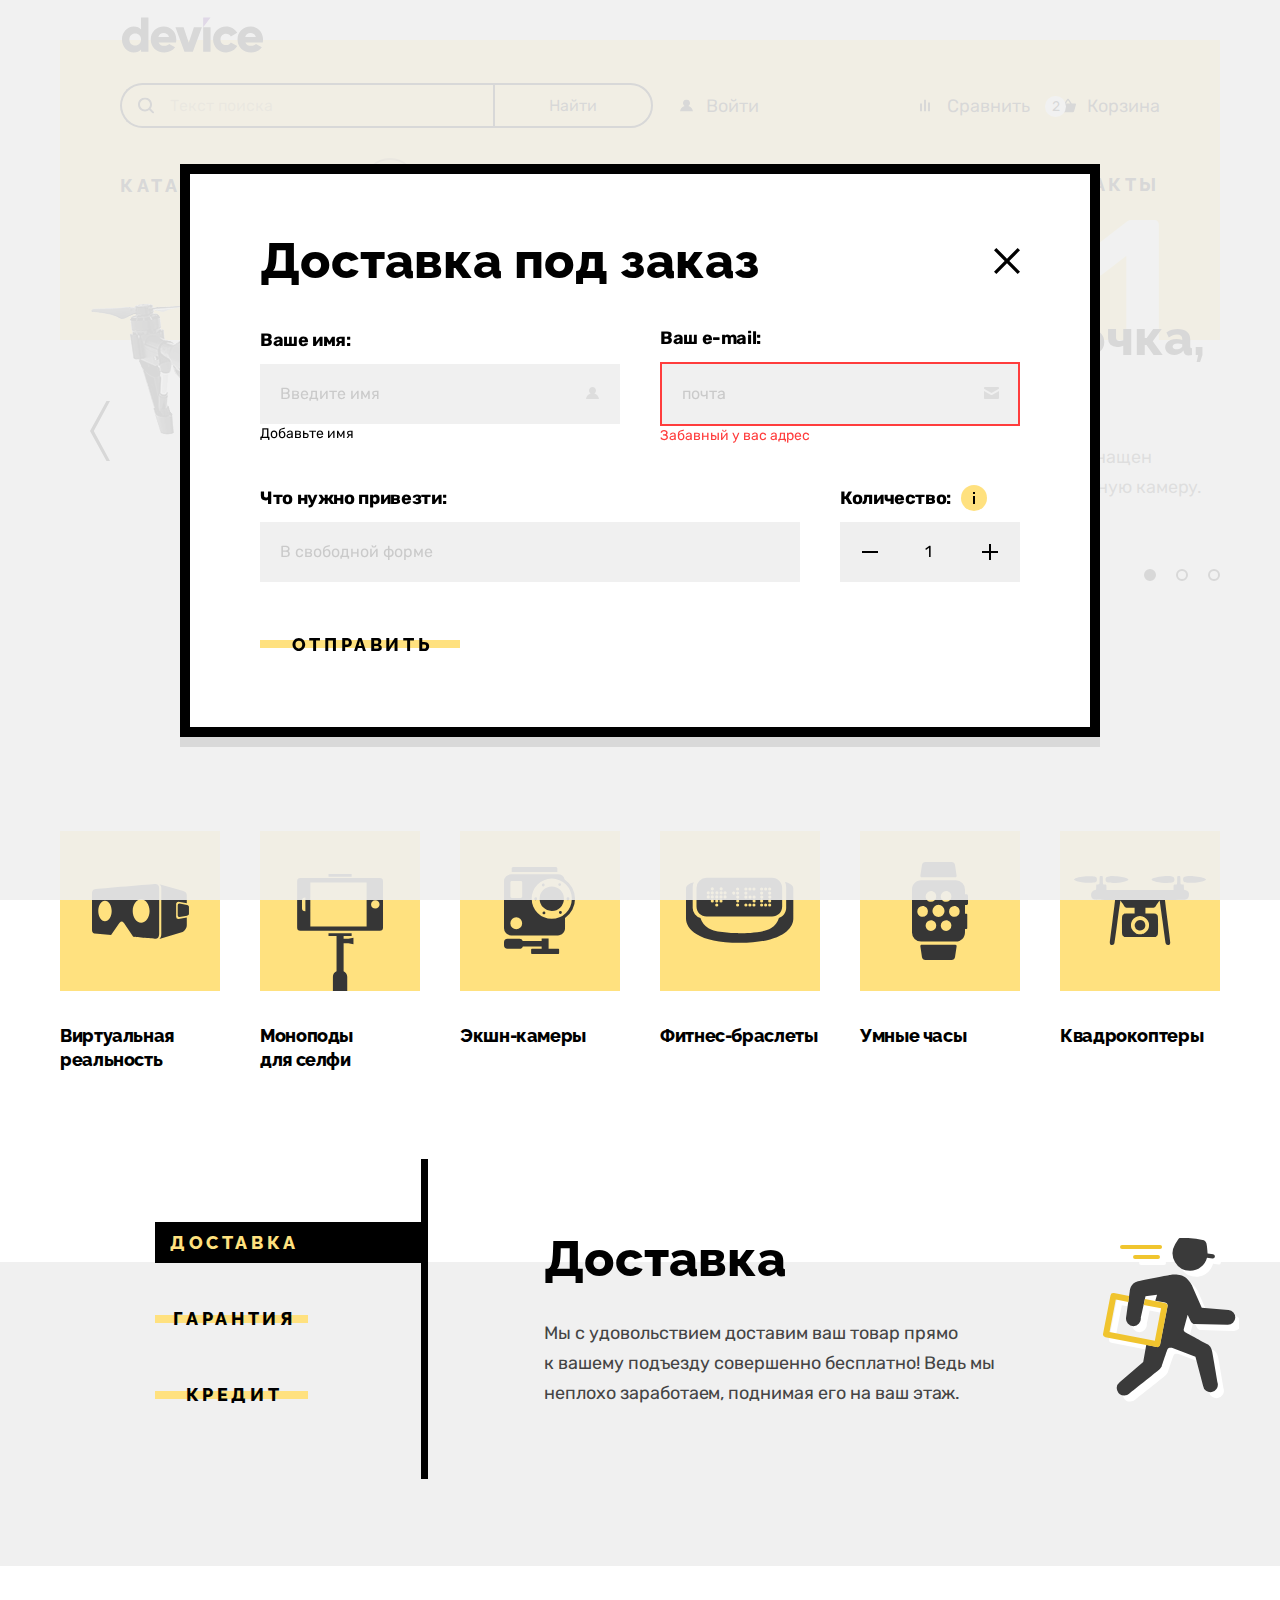
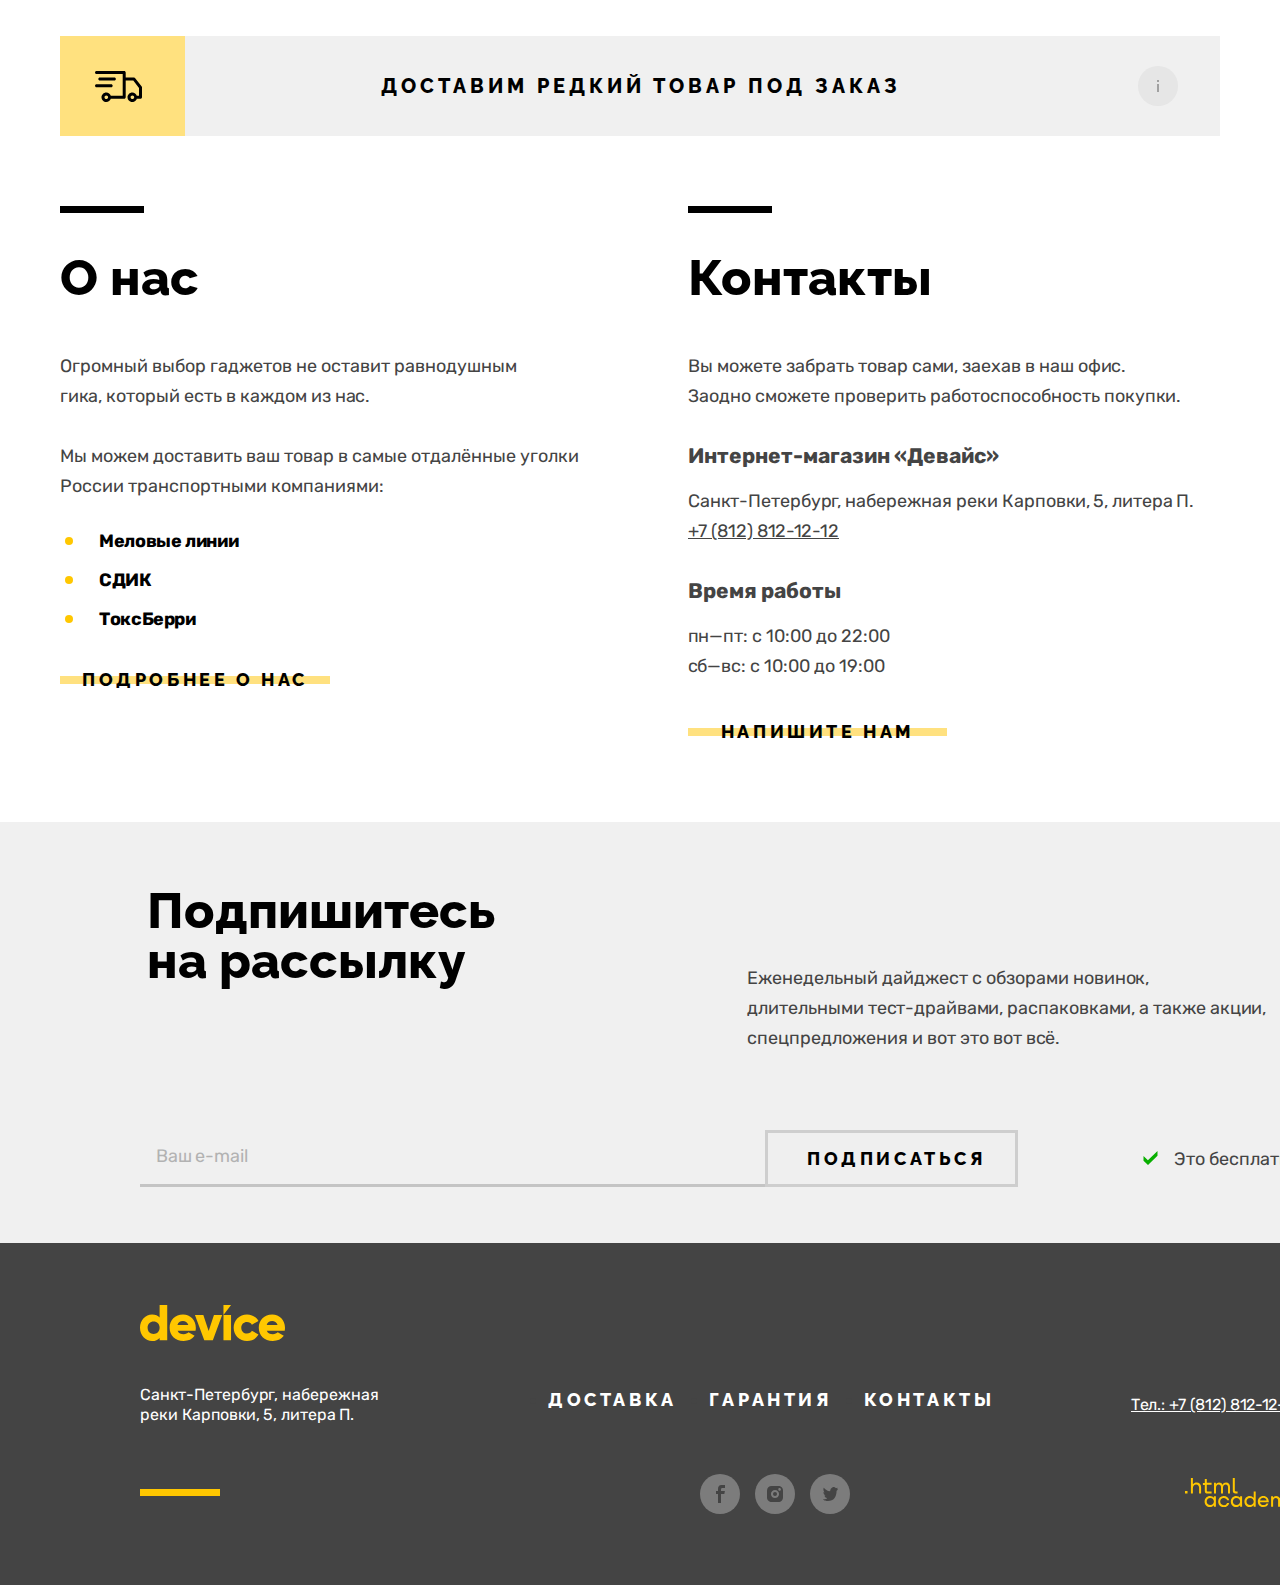
<file: modal.html>
<!DOCTYPE html>
<html lang="ru">

<head>
  <meta charset="utf-8">
  <title>Магазин электронной техники "Девайс"</title>
  <link rel="stylesheet" href="styles/styles.css">
</head>

<body>
  <header class="main-header">
    <div class="container header-container">

      <a class="header-logo" href="#" aria-current="page">
        <img class="logo" src="images/logo.svg" width="145" height="36" alt="Логотип магазина Девайс">
      </a>

      <div class="navigation">

        <form class="search-form" action="https://echo.htmlacademy.ru/" method="post">
          <label class="visually-hidden" for="search">
            <span class="visually-hidden">Поиск по сайту</span>
          </label>
          <input class="search-field" type="text" id="search" name="search" placeholder="Текст поиска">
          <button class="search-button" type="button">Найти</button>
        </form>

        <ul class="user-navigation">
          <li class="user-navigation-item">
            <a class="user-navigation-link user-link" href="#">Войти</a>
          </li>
          <li class="user-navigation-item">
            <a class="user-navigation-link compare-link" href="#">Сравнить</a>
          </li>
          <li class="user-navigation-item cart-item">
            <a class="user-navigation-link cart-link" href="#">
              <span class="user-navigation-link-counter">2</span>
              Корзина
            </a>
            <div class="popover popover-cart">
              <div class="popover-content">
                <ul class="popover-list">
                  <li class="popover-item">
                    <a class="popover-link">
                      <img class="popover-img" src="images/cart/selfie-cart.jpg" width="39" height="43" alt="">
                      <span class="popover-title">Любительская<br> селфи-палка</span>
                    </a>
                    <button class="popover-delete-button" type="button">
                      <span class="visually-hidden">Удалить из корзины</span>
                    </button>
                  </li>
                  <li class="popover-item">
                    <a class="popover-link">
                      <img class="popover-img" src="images/cart/selfie-prof-cart.jpg" width="39" height="43" alt="">
                      <span class="popover-title">Профессиональная селфи-палка</span>
                    </a>
                    <button class="popover-delete-button" type="button">
                      <span class="visually-hidden">Удалить из корзины</span>
                    </button>
                  </li>
                </ul>
                <div class="popover-total">
                  <p class="popover-total-products">Товаров: 2</p>
                  <p class="popover-total-price">Сумма: 2000 ₽</p>
                </div>
              </div>
              <a class="popover-button" href="#">Открыть корзину</a>
            </div>
          </li>
        </ul>
      </div>
      <nav class="main-navigation">
        <ul class="main-navigation-list">
          <li class="main-navigation-item catalog-navigation">
            <a class="main-navigation-link catalog-navigation-link" href="#">
              Каталог товаров
              <span class="catalog-navigation-button"></span>
            </a>
            <div class="subcatalog-container">
              <div class="subcatalog">
                <ul class="subcatalog-list">
                  <li class="subcatalog-item">
                    <a class="subcatalog-link" href="#">Виртуальная реальность</a>
                  </li>
                  <li class="subcatalog-item">
                    <a class="subcatalog-link" href="catalog.html">Моноподы для cелфи</a>
                  </li>
                  <li class="subcatalog-item">
                    <a class="subcatalog-link" href="#">Экшн-камеры
                    </a>
                  </li>
                </ul>
                <ul class="subcatalog-list">
                  <li class="subcatalog-item">
                    <a class="subcatalog-link" href="#">Фитнес-браслеты</a>
                  </li>
                  <li class="subcatalog-item">
                    <a class="subcatalog-link" href="#">Умные часы</a>
                  </li>
                </ul>
                <ul class="subcatalog-list">
                  <li class="subcatalog-item">
                    <a class="subcatalog-link" href="#">Квадрокоптеры</a>
                  </li>
                </ul>
              </div>
            </div>
          </li>
          <li class="main-navigation-item">
            <a class="main-navigation-link" href="#">Доставка</a>
          </li>
          <li class="main-navigation-item">
            <a class="main-navigation-link" href="#">Гарантия</a>
          </li>
          <li class="main-navigation-item">
            <a class="main-navigation-link" href="#">Контакты</a>
          </li>
        </ul>

      </nav>
    </div>
  </header>
  <main class="main-page main-container">
    <h1 class="visually-hidden">Магазин электронной техники "Девайс"</h1>
    <section class="promo">
      <div class="container">
        <div class="slider">
          <div class="slider-item">
            <div class="slider-column">
              <img class="slider-img" src="images/slider/quadrocopter-slide.png" width="560" height="560"
                alt="Квадрокоптер с лазером">
              <div class="slider-controls">
                <button class="slider-switch-button slider-prev" type="button">
                  <span class="visually-hidden">Предыдущий слайд</span>
                </button>
                <button class="slider-switch-button slider-next" type="button">
                  <span class="visually-hidden">Следующий слайд</span>
                </button>
              </div>
            </div>
            <div class="slider-column slider-content">
              <h2 class="slider-title title">Порхает как бабочка, жалит как пчела!</h2>
              <p class="slider-text">Этот обычный, на первый взгляд, квадрокоптер оснащен мощным лазером,
                замаскированным
                под стандартную камеру.
              </p>
              <div class="slider-wrapper">
                <a class="slider-button button" href="#">Подробнее</a>
                <ol class="slider-division">
                  <li class="slder-division-item">
                    <button class="slider-division-button slider-division-button-current" type="button">
                      <span class="visually-hidden">1 слайд</span>
                    </button>
                  </li>
                  <li class="slder-division-item">
                    <button class="slider-division-button" type="button">
                      <span class="visually-hidden">2 слайд</span>
                    </button>
                  </li>
                  <li class="slder-division-item">
                    <button class="slider-division-button" type="button">
                      <span class="visually-hidden">3 слайд</span>
                    </button>
                  </li>
                </ol>
              </div>
              <div class="slider-info">
                <dl class="slider-benefit">
                  <dt class="slider-benefit-label">800 м</dt>
                  <dd class="slider-benefit-description">Дальность полета</dd>
                </dl>
                <dl class="slider-benefit">
                  <dt class="slider-benefit-label">50 м</dt>
                  <dd class="slider-benefit-description">Радиус поражения</dd>
                </dl>
              </div>
              <ol class="slider-counter">
                <li class="slider-counter-item slider-counter-item-current">01</li>
                <li class="slider-counter-item visually-hidden">02</li>
                <li class="slider-counter-item visually-hidden">03</li>
              </ol>
            </div>
          </div>
          <div class="slider-item">
            <div class="slider-column">
              <img class="slider-img" src="images/slider/watch-slider.png" width="560" height="560"
                alt="Фитнес-браслет">
              <div class="slider-controls">
                <button class="slider-switch-button slider-prev" type="button">
                  <span class="visually-hidden">Предыдущий слайд</span>
                </button>
                <button class="slider-switch-button slider-next" type="button">
                  <span class="visually-hidden">Следующий слайд</span>
                </button>
              </div>
            </div>
            <div class="slider-column">
              <h2 class="slider-title title">Худеем правильно!</h2>
              <p class="slider-text">Мотивирующие фитнес-браслеты помогут найти в себе силы не пропускать занятия и
                соблюдать диету.
              </p>
              <div class="slider-wrapper">
                <a class="slider-button button" href="#">Подробнее</a>
                <ol class="slider-division">
                  <li class="slder-division-item">
                    <button class="slider-division-button" type="button">
                      <span class="visually-hidden">1 слайд</span>
                    </button>
                  </li>
                  <li class="slder-division-item">
                    <button class="slider-division-button  slider-division-button-current" type="button">
                      <span class="visually-hidden">2 слайд</span>
                    </button>
                  </li>
                  <li class="slder-division-item">
                    <button class="slider-division-button" type="button">
                      <span class="visually-hidden">3 слайд</span>
                    </button>
                  </li>
                </ol>
              </div>
              <div class="slider-info">
                <dl class="slider-benefit">
                  <dt class="slider-benefit-label">48 часов</dt>
                  <dd class="slider-benefit-description">Без подзарядки</dd>
                </dl>
              </div>
              <ol class="slider-counter visually-hidden">
                <li class="slider-counter-item">01</li>
                <li class="slider-counter-item  slider-counter-item-current">02</li>
                <li class="slider-counter-item">03</li>
              </ol>
            </div>
          </div>
          <div class="slider-item">
            <div class="slider-column">
              <img class="slider-img" src="images/slider/selfie-slider.png" width="560" height="560"
                alt="Квадрокоптер с лазером">
              <div class="slider-controls">
                <button class="slider-switch-button slider-prev" type="button">
                  <span class="visually-hidden">Предыдущий слайд</span>
                </button>
                <button class="slider-switch-button slider-next" type="button">
                  <span class="visually-hidden">Следующий слайд</span>
                </button>
              </div>
            </div>
            <div class="slider-column">
              <h2 class="slider-title title">Делай селфи, как Бен Стиллер!</h2>
              <p class="slider-text">Самая длинная палка для селфи доступна в нашем магазине. Восемь (Восемь, Карл!)
                метров длиной и весом всего 5 кг.
              </p>
              <div class="slider-wrapper">
                <a class="slider-button button" href="#">Подробнее</a>
                <ol class="slider-division">
                  <li class="slder-division-item">
                    <button class="slider-division-button" type="button">
                      <span class="visually-hidden">1 слайд</span>
                    </button>
                  </li>
                  <li class="slder-division-item">
                    <button class="slider-division-button" type="button">
                      <span class="visually-hidden">2 слайд</span>
                    </button>
                  </li>
                  <li class="slder-division-item">
                    <button class="slider-division-button slider-division-button-current" type="button">
                      <span class="visually-hidden">3 слайд</span>
                    </button>
                  </li>
                </ol>
              </div>
              <div class="slider-info">
                <dl class="slider-benefit">
                  <dt class="slider-benefit-label">8,5 м</dt>
                  <dd class="slider-benefit-description">Длина палки</dd>
                </dl>
                <dl class="slider-benefit">
                  <dt class="slider-benefit-label">5 кг</dt>
                  <dd class="slider-benefit-description">Вес палки</dd>
                </dl>
                <dl class="slider-benefit">
                  <dt class="slider-benefit-label">Карбон</dt>
                  <dd class="slider-benefit-description">Материал</dd>
                </dl>
              </div>
              <ol class="slider-counter visually-hidden">
                <li class="slider-counter-item">01</li>
                <li class="slider-counter-item">02</li>
                <li class="slider-counter-item slider-counter-item-current">03</li>
              </ol>
            </div>
          </div>
        </div>
      </div>
    </section>
    <section class="categories">
      <div class="container">
        <h2 class="visually-hidden">Категории товаров</h2>
        <ul class="categories-list">
          <li class="categories-item">
            <a class="categories-link" href="#">
              <img class="categories-img" src="images/products/vr-icon.svg" width="160" height="160" alt="">
              <span class="categories-title">Виртуальная реальность</span>
            </a>
          </li>
          <li class="categories-item">
            <a class="categories-link" href="#">
              <img class="categories-img" src="images/products/monopod-icon.svg" width="160" height="160" alt="">
              <span class="categories-title">Моноподы<br> для селфи</span>
            </a>
          </li>
          <li class="categories-item">
            <a class="categories-link" href="#">
              <img class="categories-img" src="images/products/camera-icon.svg" width="160" height="160" alt="">
              <span class="categories-title">Экшн-камеры</span>
            </a>
          </li>
          <li class="categories-item">
            <a class="categories-link" href="#">
              <img class="categories-img" src="images/products/fitness-icon.svg" width="160" height="160" alt="">
              <span class="categories-title">Фитнес-браслеты</span>
            </a>
          </li>
          <li class="categories-item">
            <a class="categories-link" href="#">
              <img class="categories-img" src="images/products/watch-icon.svg" width="160" height="160" alt="">
              <span class="categories-title">Умные часы</span>
            </a>
          </li>
          <li class="categories-item">
            <a class="categories-link" href="#">
              <img class="categories-img" src="images/products/helicopter-icon.svg" width="160" height="160" alt="">
              <span class="categories-title">Квадрокоптеры</span>
            </a>
          </li>
        </ul>
      </div>
    </section>
    <section class="services">
      <div class="container services-container">
        <div class="services-wrapper">
          <div class="services-navigation">
            <ul class="services-list">
              <li class="services-item services-item-current">
                <button class="services-button services-button-current button" type="button">Доставка</button>
              </li>
              <li class="services-item">
                <button class="services-button button" type="button">Гарантия</button>
              </li>
              <li class="services-item">
                <button class="services-button button" type="button">Кредит</button>
              </li>
            </ul>
          </div>
          <div class="services-description">
            <div class="services-content">
              <h2 class="services-title title">Доставка</h2>
              <p class="services-text">Мы с удовольствием доставим ваш товар прямо<br> к вашему подъезду совершенно
                бесплатно!
                Ведь мы неплохо заработаем, поднимая его на ваш этаж.</p>
            </div>
            <div class="services-content visually-hidden">
              <h2 class="services-title title">Гарантия</h2>
              <p class="services-text">Если из-за возгорания купленного у нас товара у вас
                сгорит дом — не переживайте, мы выдадим вам новый.
                Товар, не дом, конечно же.</p>
            </div>
            <div class="services-content visually-hidden">
              <h2 class="services-title title">Кредит</h2>
              <p class="services-text">Залезть в долговую яму стало проще! Кредитные консультанты подберут для вас
                наиболее
                выгодные условия кредита. Выгодные для банка, разумеется.</p>
            </div>
          </div>
        </div>
      </div>
    </section>
    <section class="order">
      <h2 class="visually-hidden">Заявка на доставку</h2>
      <div class="container">
        <a class="order-button" href="modal.html">
          <span class="order-icon"></span>
          <p class="order-text">Доставим редкий товар под заказ</p>
          <span class="order-info"></span>
        </a>
      </div>
    </section>
    <div class="container">
      <div class="about-columns">
        <section class="about">
          <h2 class="about-title title">О нас</h2>
          <p class="about-text">Огромный выбор гаджетов не оставит равнодушным<br> гика, который есть в каждом из нас.
          </p>
          <p class="about-text">Мы можем доставить ваш товар в самые отдалённые уголки России транспортными компаниями:
          </p>
          <ul class="about-list">
            <li class="about-item">
              <span class="about-item-title">Меловые линии</span>
            </li>
            <li class="about-item">
              <span class="about-item-title">СДИК</span>
            </li>
            <li class="about-item">
              <span class="about-item-title">ТоксБерри</span>
            </li>
          </ul>
          <a class="about-button button" href="#">Подробнее о нас</a>
        </section>
        <section class="contacts">
          <h2 class="contacts-title title">Контакты</h2>
          <p class="contacts-text">Вы можете забрать товар сами, заехав в наш офис.<br> Заодно сможете проверить
            работоспособность покупки.</p>
          <h3 class="contacts-subtitle subtitle">Интернет-магазин «Девайс»</h3>
          <address class="contacts-address">Санкт-Петербург, набережная реки Карповки, 5, литера П.</address>
          <a class="contacts-phone" href="tel:+78128121212">+7 (812) 812-12-12</a>
          <h3 class="contacts-subtitle subtitle">Время работы</h3>
          <ul class="contacts-list">
            <li class="contacts-item">пн—пт: с 10:00 до 22:00</li>
            <li class="contacts-item">сб—вс: с 10:00 до 19:00</li>
          </ul>
          <a class="contacts-button button" href="#">Напишите нам</a>
        </section>
      </div>
    </div>
    <section class="subscription">
      <div class="container">
        <div class="subscription-container-content">
          <h2 class="subscription-title title">Подпишитесь<br> на рассылку</h2>
          <p class="subscription-description">Еженедельный дайджест с обзорами новинок,<br> длительными тест-драйвами,
            распаковками, а также акции, спецпредложения и вот это вот всё.</p>
        </div>
        <div class="subscription-container-form">
          <form class="subscription-form" action="https://echo.htmlacademy.ru/" method="post">
            <label class="visually-hidden" for="email">
              Ваш e-mail
            </label>
            <input class="subscription-field" type="email" id="email" name="email" placeholder="Ваш e-mail">

            <button class="subscription-button">Подписаться</button>
          </form>
          <span class="subscription-text">Это бесплатно</span>
        </div>
      </div>
    </section>
  </main>
  <footer class="main-footer">
    <div class="container footer-container">
      <a class="footer-logo" href="#" aria-current="page">
        <img class="footer-img" src="images/footer-logo.svg" width="145" height="36" alt="">
      </a>
      <div class="footer-container-top">
        <address class="footer-address">Санкт-Петербург, набережная реки Карповки, 5, литера П.</address>
        <ul class="main-navigation footer-navigation">
          <li class="main-navigation-item footer-navigation-item">
            <a class="main-navigation-link footer-navigation-link" href="#">Доставка</a>
          </li>
          <li class="main-navigation-item footer-navigation-item">
            <a class="main-navigation-link footer-navigation-link" href="#">Гарантия</a>
          </li>
          <li class="main-navigation-item footer-navigation-item">
            <a class="main-navigation-link footer-navigation-link" href="#">Контакты</a>
          </li>
        </ul>
        <a class="footer-phone" href="tel:+78128121212">Тел.: +7 (812) 812-12-12</a>
      </div>
      <div class="footer-container-bottom">
        <ul class="footer-social">
          <li class="footer-social-item">
            <a class="footer-social-link" href="#">
              <svg class="footer-social-img" xmlns="http://www.w3.org/2000/svg" width="40" height="40" fill="none"
                viewBox="0 0 40 40">
                <circle cx="20" cy="20" r="20" class="social-bg" />
                <path fill="#444"
                  d="M22.5 14H25v-3h-3.4c-2.8 0-3.6 1.7-3.6 4.2V17h-2v3h2v9h3v-9h3.3l.6-3H21v-1.5c0-.8.3-1.5 1.5-1.5Z" />
              </svg>
              <span class="visually-hidden">Facebook</span>
            </a>
          </li>
          <li class="footer-social-item">
            <a class="footer-social-link" href="#">
              <svg class="footer-social-img" xmlns="http://www.w3.org/2000/svg" width="40" height="40" fill="none"
                viewBox="0 0 40 40">
                <circle cx="20" cy="20" r="20" class="social-bg" />
                <path fill="#444" d="M20 22a2 2 0 1 0 0-4 2 2 0 0 0 0 4Z" />
                <path fill="#444"
                  d="M26.7 13.3c-.9-.9-2-1.3-3.4-1.3h-6.6c-2.8 0-4.7 1.9-4.7 4.7v6.6c0 1.4.4 2.6 1.4 3.4.9.9 2 1.3 3.3 1.3h6.6c1.4 0 2.6-.4 3.4-1.3.8-.9 1.3-2 1.3-3.4v-6.6c0-1.4-.4-2.6-1.3-3.4ZM20 24.1c-2.2 0-4.1-1.8-4.1-4.1s1.9-4.1 4.1-4.1c2.2 0 4.1 1.8 4.1 4.1s-1.9 4.1-4.1 4.1Zm4.6-7.4c-.7 0-1.3-.5-1.3-1.3s.5-1.3 1.3-1.3c.7 0 1.3.6 1.3 1.3 0 .7-.6 1.3-1.3 1.3Z" />
              </svg>
              <span class="visually-hidden">Instagram</span>
            </a>
          </li>
          <li class="footer-social-item">
            <a class="footer-social-link" href="#">
              <svg class="footer-social-img" xmlns="http://www.w3.org/2000/svg" width="40" height="40" fill="none"
                viewBox="0 0 40 40">
                <circle cx="20" cy="20" r="20" class="social-bg" />
                <path fill="#444"
                  d="M22.7 13.16c1.5-.5 2.6.3 3.2 1.1.5-.2 1.1-.4 1.7-.6 0 .8-.5 1.4-.8 1.6.7.2 1.2-.4 1.2-.4-.1.9-.9 1.7-1.4 1.9-.2 6.3-2.8 10.4-8.9 10.3h-.4c-.3 0-3.7-.4-4.3-1.8 2 .2 3.4-.4 4.1-1.1-.8-.3-2.4-.4-2.6-2.8.3.2.5.3 1.1.2-1.1-.8-2.3-1.5-2.2-3.5.3.3.9.5 1.2.4-.6-.2-1.8-3.1-.8-4.6 1.6 1.7 3.3 3.4 6.3 3.5.2-2.1 1-3.5 2.6-4.2Z" />
              </svg>
              <span class="visually-hidden">Twitter</span>
            </a>
          </li>
        </ul>
        <a class="copyright" href="#">
          <svg class="copyright-img" xmlns="http://www.w3.org/2000/svg" width="115" height="33" fill="none"
            viewBox="0 0 115 33">
            <path
              d="M0 12.9v2.6h2.5v-2.6H0ZM11.6 4.5c-1.6 0-2.8.7-3.6 1.7h-.1V0h-2v15.5h2v-5.3c0-2.1 1.3-3.6 3.3-3.6 1.8 0 2.9 1.4 2.9 3.2v5.7h2V9.4c.1-3-1.8-4.9-4.5-4.9ZM26.6 4.8h-4.8V1.1h-2v3.8h-1.9v2h1.9v6c0 1.7 1 2.7 2.7 2.7h4.1v-2h-3.7c-.7 0-1.1-.4-1.1-1.1V6.8h4.8v-2ZM41.1 4.6c-1.6 0-2.9.8-3.5 2.1h-.1c-.6-1.2-1.8-2.1-3.4-2.1-1.4 0-2.5.8-3.1 1.8h-.1V4.8H29v10.6h2V10c0-2 1-3.5 2.6-3.5 1.5 0 2.4 1 2.4 2.6v6.3h2V9.8c0-2.4 1.4-3.3 2.6-3.3 1.5 0 2.4 1 2.4 2.6v6.3h2V8.9c.1-2.5-1.4-4.3-3.9-4.3ZM47.8 12.7c0 1.7 1 2.7 2.8 2.7h2v-2h-1.7c-.7 0-1.1-.4-1.1-1.1V0h-2v12.7ZM28.9 19.7c-.9-1.1-2.2-1.8-3.9-1.8-3.1 0-5.4 2.3-5.4 5.6s2.3 5.6 5.4 5.6c1.8 0 3-.8 3.8-1.9h.1v1.6h2V18.2h-2v1.5Zm-3.6 7.4c-2.2 0-3.6-1.6-3.6-3.6s1.4-3.6 3.6-3.6 3.6 1.6 3.6 3.6c0 1.9-1.4 3.6-3.6 3.6ZM44.2 22c-.5-2.4-2.6-4.1-5.4-4.1a5.4 5.4 0 0 0-5.6 5.6c0 3.1 2.2 5.6 5.6 5.6 2.8 0 4.9-1.8 5.4-4.2h-2.1a3.4 3.4 0 0 1-3.3 2.3c-2.2 0-3.6-1.6-3.6-3.6s1.4-3.6 3.6-3.6c1.6 0 2.8 1 3.3 2.2h2.1V22ZM55.1 19.7c-.9-1.1-2.2-1.8-3.9-1.8-3.1 0-5.4 2.3-5.4 5.6s2.3 5.6 5.4 5.6c1.8 0 3-.8 3.8-1.9h.1v1.6h2V18.2h-2v1.5Zm-3.6 7.4c-2.2 0-3.6-1.6-3.6-3.6s1.4-3.6 3.6-3.6 3.6 1.6 3.6 3.6c0 1.9-1.5 3.6-3.6 3.6ZM68.7 19.8c-.9-1.1-2.2-1.9-3.9-1.9-3.1 0-5.4 2.3-5.4 5.6s2.2 5.6 5.4 5.6c1.7 0 3-.8 3.8-1.8h.1v1.5h2V13.4h-2v6.4Zm-3.6 7.3c-2.2 0-3.6-1.6-3.6-3.6s1.4-3.6 3.6-3.6 3.6 1.6 3.6 3.6c-.1 2-1.5 3.6-3.6 3.6ZM78.3 17.9c-3.3 0-5.5 2.5-5.5 5.6 0 3 2.1 5.6 5.5 5.6 2.5 0 4.5-1.3 5.2-3.6h-2.1c-.5 1-1.6 1.6-3 1.6-1.9 0-3.3-1.3-3.4-2.9h8.8c.2-3.6-2-6.3-5.5-6.3Zm0 1.9c1.7 0 3 1 3.3 2.6h-6.5c.3-1.5 1.5-2.6 3.2-2.6ZM98.2 17.9c-1.6 0-2.9.8-3.6 2h-.1c-.6-1.2-1.8-2-3.4-2-1.4 0-2.5.7-3.1 1.8v-1.5h-1.9v10.6h2v-5.4c0-2 1-3.4 2.6-3.5 1.5 0 2.4 1 2.4 2.6v6.3h2v-5.6c0-2.4 1.4-3.3 2.6-3.3 1.5 0 2.4 1 2.4 2.6v6.3h2v-6.5c.1-2.6-1.4-4.4-3.9-4.4ZM109.4 27l-3.6-8.9h-2.2l4.8 11.6c-.3.9-.7 1.2-1.7 1.2h-2.5v2h2.5c1.8 0 2.8-.8 3.5-2.6l4.7-12.2h-2.1l-3.4 8.9Z" />
          </svg>
          <span class="visually-hidden">Html academy</span>
        </a>
      </div>
    </div>
  </footer>

  <div class="modal-container">
    <div class="modal">
      <div class="modal-content">
        <div class="modal-row">
          <h2 class="modal-title title">Доставка под заказ</h2>
          <button class="modal-close-button">
            <span class="visually-hidden">Закрыть</span>
          </button>
        </div>
        <form class="modal-form" action="https://echo.htmlacademy.ru/" method="post">
          <div class="modal-row">
            <div class="modal-column">
              <label class="modal-label" for="user-name">Ваше имя:</label>
              <input class="modal-input" type="text" name="user-name" id="user-name" placeholder="Введите имя" required>
              <span class="modal-input-icon"></span>
              <p class="value-invalid name-invalid">Добавьте имя</p>
            </div>
            <div class="modal-column">
              <label class="modal-label" for="user-email">
                Ваш e-mail:
              </label>
              <input class="modal-input" type="email" name="user-email" id="user-email" placeholder="почта" required>
              <span class="modal-input-icon"></span>
              <p class="value-invalid email-invalid">Забавный у вас адрес</p>
            </div>
          </div>
          <div class="modal-row">
            <div class="modal-column modal-column-product">
              <label class="modal-label" for="product">
                Что нужно привезти:
              </label>
              <input class="modal-input" type="text" name="product" id="product" placeholder="В свободной форме">
            </div>
            <div class="modal-column">
              <div class="number-product">
                <div class="number-product-row">
                  <label class="modal-label" for="number-product">
                    Количество:
                  </label>
                  <button class="tooltip-toggle" type="button"></button>
                  <span class="tooltip">

                    <span class="tooltip-text">
                      Постараемся найти, сколько нужно. Привезём сколько получится по требованиям к провозу багажа.
                    </span>
                  </span>
                </div>
                <div class="number-product-row">
                  <button class="number-product-minus number-product-button" type="button">
                    <span class="visually-hidden">Убавить</span>
                  </button>
                  <input class="modal-input modal-input-number" type="number" name="number-product" id="number-product"
                    value="1" min="1">
                  <button class="number-product-plus number-product-button" type="button">
                    <span class="visually-hidden">Прибавить</span>
                  </button>
                </div>
              </div>
            </div>
          </div>
          <button class="modal-button button" type="submit">Отправить</button>
        </form>
      </div>

    </div>
  </div>

</body>

</html>
</file>
<file: styles/styles.css>
@font-face {
  font-family: "Raleway";
  font-style: normal;
  font-weight: 800;
  src: url(../fonts/raleway/raleway-800.woff2) format("woff2");
  font-display: swap;
}

@font-face {
  font-family: "Rubik";
  font-style: normal;
  font-weight: 400;
  src: url(../fonts/rubik/rubik-400.woff2) format("woff2");
  font-display: swap;
}

@font-face {
  font-family: "Rubik";
  font-style: normal;
  font-weight: 700;
  src: url(../fonts/rubik/rubik-700.woff2) format("woff2");
  font-display: swap;
}

html {
  height: 100%;
}

body {
  display: flex;
  flex-direction: column;
  min-height: 100%;
  margin: 0;

  font-family: "Rubik", sans-serif;
  font-weight: 400;
  font-size: 18px;
  line-height: 30px;
  color: #444444;
  background-color: #ffffff;
}

.visually-hidden {
  position: absolute;

  width: 16px;
  height: 16px;
  margin: -1px;
  padding: 0;

  border: 0;

  clip: rect(0, 0, 0, 0);
  overflow: hidden;
}

.container {
  margin: 0 auto;
  width: 1160px;
  box-sizing: border-box;
}

/*Header*/

.header-container {
  position: relative;

  margin-top: 40px;
  padding: 0 60px;
  min-height: 186px;

  background-color: #FFE17F;
}

.header-logo {
  position: absolute;
  top: -23px;

  cursor: pointer;
}

.header-logo:hover {
  opacity: 0.6;
}

.header-logo:focus-visible {
  outline: 2px solid #AF4FFF;
}

.header-logo:active {
  opacity: 0.3;
  outline: none;
}

/*Navigation*/

.navigation {
  display: flex;
  justify-content: space-between;
  margin-bottom: 30px;
  padding-top: 43px;
}

/*Search-form*/

.search-form {
  display: flex;
  align-items: center;
  margin: 0;
  margin-right: 26px;
}

.search-field {
  margin: 0;
  padding: 11px 125px 10px 48px;

  font-family: Rubik;
  font-size: 16px;
  font-weight: 400;
  line-height: 20px;
  color: #000000;

  background-image: url(../images/icons/search-icons.svg);
  background-repeat: no-repeat;
  background-position: 16px center;
  background-color: transparent;
  border: 2px solid #000000;
  border-right: none;
  border-radius: 50px 0px 0px 50px;
}

.search-field::placeholder {
  font-family: Rubik;
  font-size: 16px;
  font-weight: 400;
  line-height: 20px;
  color: #000000;
  opacity: 0.3;
}

.search-field:focus-visible {
  outline: 2px solid #AF4FFF;
}

.search-field:disabled {
  opacity: 0.3;
}

.search-button {
  margin: 0;
  padding-top: 11px;
  padding-bottom: 10px;
  box-sizing: border-box;
  width: 160px;

  font-family: Rubik;
  font-size: 16px;
  font-style: normal;
  font-weight: 400;
  line-height: 20px;
  color: #000000;
  text-align: center;

  background-color: transparent;
  border-radius: 0px 50px 50px 0px;
  border: 2px solid #000;

  cursor: pointer;
}

.search-button:hover {
  color: #ffffff;
  background-color: #000000;
}

.search-button:focus-visible {
  outline: 2px solid #AF4FFF;
}

.search-button:active {
  color: rgba(255, 255, 255, 0.3);
}

.search-button:disabled {
  background-color: transparent;
  opacity: 0.3;
}

/*User-navigation*/

.user-navigation {
  display: flex;
  flex-grow: 1;
  flex-wrap: wrap;
  justify-content: space-between;
  align-items: center;
  margin: 0;
  padding: 0;

  color: #000000;
  list-style: none;
}

.user-navigation-item {
  position: relative;
  margin-right: 30px;
}

.user-navigation-item:first-child {
  margin-right: auto;
}

.user-navigation-item:last-child {
  margin-right: 0;
}

.user-navigation-link {
  display: block;
  padding-left: 27px;

  color: #000000;
  text-decoration: none;
}

.user-navigation-link:hover {
  opacity: 0.6;
}

.user-navigation-link:focus-visible {
  outline: 2px solid #AF4FFF;
}

.user-navigation-link:active {
  opacity: 0.3;
}

.user-link {
  background-image: url(../images/icons/user-icon.svg);
  background-repeat: no-repeat;
  background-position: left center;
}

.compare-link {
  background-image: url(../images/icons/compare-icon.svg);
  background-repeat: no-repeat;
  background-position: left center;
}

.cart-item:focus-within .popover {
  display: block;
}

.cart-link {
  position: relative;

  background-image: url(../images/icons/cart-icon.svg);
  background-repeat: no-repeat;
  background-position: left center;
}

.user-navigation-link-counter {
  position: absolute;
  top: 5px;
  left: -15px;

  width: 21px;
  height: 21px;

  font-size: 14px;
  line-height: 21px;
  text-align: center;

  background-color: #ffffff;
  border-radius: 50%;
}

.user-navigation-link-accent {
  opacity: 0.3;
  padding: 0;
}

/*Popover*/

.popover {
  position: absolute;
  top: 31px;
  right: -72px;
  z-index: 3;

  display: none;

  width: 320px;
  min-height: 90px;
  box-sizing: border-box;

  font-size: 16px;
  line-height: 20px;
  color: #ffffff;

  background-color: #000000;
}

.popover::before {
  position: absolute;
  top: -6px;
  right: 144px;

  width: 14px;
  height: 6px;

  background-image: url(../images/icons/popover-arrow.svg);

  content: "";
}

.popover-content {
  height: 100%;
  display: flex;
  flex-direction: column;
}

.popover-list {
  display: flex;
  flex-direction: column;
  margin: 0;
  padding: 0;

  list-style: none;
}

.popover-item {
  display: flex;
  justify-content: space-between;
  align-items: center;

  padding: 20px;
}

.popover-link {
  display: flex;

  cursor: pointer;
}

.popover-link:hover {
  opacity: 0.6;
}

.popover-link:focus-visible {
  outline: 2px solid #AF4FFF;
}

.popover-link:active {
  opacity: 0.3;
}

.popover-img {
  display: block;
  margin: 0;
  margin-right: 23px;
  padding: 0;
}

.popover-delete-button {
  align-self: start;
  width: 10px;
  height: 10px;
  margin: 0;

  color: #ffffff;

  background-image: url(../images/icons/cross.svg);
  background-repeat: no-repeat;
  background-color: #000000;
  border: none;

  cursor: pointer;
}

.popover-delete-button:hover {
  opacity: 0.6;
}

.popover-delete-button:focus-visible {
  outline: 2px solid #AF4FFF;
}

.popover-delete-button:active {
  opacity: 0.3;
}

.popover-total {
  display: flex;
  justify-content: space-between;
  padding: 0 20px;
  background-color: #1A1A1A;
}

.popover-button {
  display: block;
  margin: 20px;
  padding: 15px 15px;

  text-decoration: none;
  text-align: center;
  font-family: Raleway;
  font-size: 18px;
  font-weight: 800;
  line-height: normal;
  letter-spacing: 3.6px;
  text-transform: uppercase;
  color: #000000;

  background-color: #ffffff;
}

.popover-button:hover {
  background-color: #FFE17F;
}

.popover-button:focus-visible {
  outline: 2px solid #AF4FFF;
}

.popover-button:active {
  background-color: #FFE17F;
  color: rgba(0, 0, 0, 0.3);
}

.popover-button:disabled {
  color: rgba(0, 0, 0, 0.3);
}

/*Main-navigation*/

.main-navigation {
  box-sizing: border-box;
}

.main-navigation-list {
  display: flex;
  flex-wrap: wrap;
  align-items: center;
  margin: 0 -22.5px;
  padding: 0;

  list-style: none;
}

.main-navigation-item {
  padding: 0 22.5px;
}

.main-navigation-link {
  font-family: Raleway;
  font-size: 18px;
  font-style: normal;
  font-weight: 800;
  line-height: normal;
  letter-spacing: 3.6px;
  text-transform: uppercase;
  text-decoration: none;
  color: #000000;
}

.main-navigation-link:hover {
  opacity: 0.6;
}

.main-navigation-link:focus-visible {
  outline: 2px solid #AF4FFF;
}

.main-navigation-link:active {
  opacity: 0.3;
}

/*Catalog navigation*/

.catalog-navigation {
  margin-right: auto;
}

.catalog-navigation-link {
  display: flex;
  align-items: center;
}

.catalog-navigation-link:hover,
.catalog-navigation-link:focus,
.catalog-navigation-link:active {
  color: #000000;
  opacity: 1;
}

.catalog-navigation-button {
  position: relative;

  width: 50px;
  height: 50px;
  display: block;
  margin-left: 17px;

  border: 2px solid rgba(0, 0, 0, 0.3);
  border-radius: 50%;

  cursor: pointer;
}

.catalog-navigation-button::before,
.catalog-navigation-button::after {
  content: "";
  display: block;
  position: absolute;
  width: 16px;
  height: 2px;
  top: 50%;
  left: 9px;
  background-color: rgba(0, 0, 0, 0.3);
  transform: translateX(50%);
}

.catalog-navigation-button::before {
  transform: translateX(50%) rotate(90deg);
}

.catalog-navigation:hover .catalog-navigation-button {
  border-color: #000000;
  opacity: 1;
}

.catalog-navigation:hover .catalog-navigation-button::before,
.catalog-navigation:hover .catalog-navigation-button::after {
  background-color: #000000;
}

.catalog-navigation:active .catalog-navigation-button::before {
  display: none;
}

.catalog-navigation:focus-within .subcatalog-container {
  display: block;
}

/*Subcatalog*/

.subcatalog-container {
  display: none;
}

.subcatalog {
  position: absolute;
  left: 0;
  z-index: 4;

  width: 1040px;
  display: flex;
  padding: 20px 60px 27px 60px;

  background-color: #FFE17F;
}

.subcatalog-list {
  margin: 0;
  padding: 0;
  padding-right: 60px;
  list-style: none;
}

.subcatalog-item:not(:last-child) {
  padding-bottom: 12px;
}

.subcatalog-link {
  text-decoration: none;
  color: #000000;
}

.subcatalog-link:hover {
  opacity: 0.6;
}

.subcatalog-link:focus-visible {
  outline: 2px solid #AF4FFF;
}

.subcatalog-link:active {
  opacity: 0.3;
}

.main-container {
  flex-grow: 1;
}

/*Promo Slider*/

.promo {
  margin-bottom: 70px;
}

.slider {
  position: relative;

  display: flex;
  flex-direction: column;
}

.slider::before {
  position: absolute;
  content: "";
  background-color: #FFE17F;
  width: 1160px;
  height: 114px;
}

.slider-item {
  display: flex;
  margin-top: -36px;
}

.slider-item:nth-child(2),
.slider-item:nth-child(3) {
  display: none;
}

.slider-column {
  position: relative;
  z-index: 2;

  margin-right: 40px;
}

.slider-controls {
  position: absolute;
  z-index: 3;
  top: 37%;

  width: 100%;
  display: flex;
  justify-content: space-between;
}

.slider-switch-button {
  width: 20px;
  height: 60px;

  color: #000000;
  background-image: url(../images/icons/arrow-slider-icon.svg);
  background-repeat: no-repeat;
  background-position: center;
  background-color: transparent;
  border: none;

  cursor: pointer;
}

.slider-switch-button:hover {
  opacity: 0.6;
}

.slider-switch-button:focus-visible {
  outline: 2px solid #AF4FFF;
}

.slider-switch-button:active {
  opacity: 0.3;
}

.slider-prev {
  margin-left: 30px;
}

.slider-next {
  transform: rotate(180deg);
}

.slider-content {
  margin-right: 0;
  padding-top: 123px;
}

.title {
  margin: 0;
  padding: 0;

  font-family: Raleway;
  font-size: 50px;
  font-style: normal;
  font-weight: 800;
  line-height: 50px;
  color: #000000;
}

.slider-title {
  margin-bottom: 29px;
}

.slider-text {
  margin: 0;
  margin-bottom: 51px;
  padding: 0;
}

.slider-wrapper {
  display: flex;
  align-items: center;
  justify-content: space-between;
  margin-bottom: 49px;
}

.button {
  position: relative;

  display: block;
  box-sizing: border-box;
  margin: 0;
  padding: 10px 5px;

  text-decoration: none;
  text-align: center;
  font-family: Raleway;
  font-size: 18px;
  font-style: normal;
  font-weight: 800;
  line-height: normal;
  letter-spacing: 3.6px;
  text-transform: uppercase;
  color: #000000;

  cursor: pointer;
}

.button::after {
  content: "";
  position: absolute;
  z-index: -1;
  width: 100%;
  height: 8px;
  top: 50%;
  left: 0;
  transform: translateY(-50%);
  background-color: #FFE17F;
}

.button:hover::after {
  height: 100%;
}

.button:focus-visible {
  outline: 2px solid #AF4FFF;
}

.button:active::after {
  height: 100%;
  background-color: #FFCC33;
}

.slider-button {
  width: 220px;
}

.slider-division {
  display: flex;
  flex-wrap: wrap;
  justify-content: center;
  align-content: center;
  margin: 0;
  padding: 0;
  list-style: none;
}

.slder-division-item {
  margin-right: 20px;
}

.slder-division-item:last-child {
  margin-right: 0;
}

.slider-division-button {
  margin: 0;
  padding: 0;
  width: 12px;
  height: 12px;
  border: 2px solid #000000;
  border-radius: 50%;
  background-color: transparent;
  vertical-align: middle;

  cursor: pointer;
}

.slider-division-button-current {
  background-color: #000000;
}

.slider-division-button:hover {
  opacity: 0.6;
}

.slider-division-button:focus-visible {
  outline: 2px solid #AF4FFF;
}

.slider-division-button:active {
  opacity: 0.3;
}

.slider-division-button:disabled {
  opacity: 0.1;
}

.slider-info {
  display: flex;
  justify-content: flex-start;
}

.slider-benefit {
  margin: 0;
  margin-right: 20px;
  padding: 0;
}

.slider-benefit-label {
  margin-bottom: 20px;

  font-size: 36px;
  font-style: normal;
  font-weight: 400;
  line-height: 30px;
  color: #000000;
}

.slider-benefit-description {
  margin: 0;
  margin-bottom: 38px;
  padding: 0;

  font-size: 16px;
}

.slider-counter {
  margin: 0;
  padding: 0;
  list-style: none;
}

.slider-counter-item {
  position: absolute;
  top: 80px;
  right: 50px;
  z-index: -1;

  font-family: Rubik;
  font-size: 180px;
  font-style: normal;
  font-weight: 700;
  line-height: 30px;
  text-align: right;
  color: #ffffff;
  background-color: #FFE17F;
}

/*Categoties*/

.categories {
  margin-bottom: 70px;
}

.categories-list {
  display: grid;
  grid-template-columns: repeat(6, 160px);
  column-gap: 40px;
  margin: 0;
  padding: 0;

  list-style: none;
}

.categories-link {
  display: flex;
  flex-direction: column;

  font-family: Raleway;
  font-size: 18px;
  font-style: normal;
  font-weight: 800;
  line-height: 24px;
  letter-spacing: -0.36px;
  text-decoration: none;
  color: #000000;

  cursor: pointer;
}

.categories-img {
  height: 160px;
  background-color: #FFE17F;
  margin-bottom: 33px;
}

.categories-title {
  display: block;

  margin: 0;
}

.categories-link:hover .categories-img {
  background-color: #FFC700;
}

.categories-link:focus-visible {
  outline: 2px solid #AF4FFF;
}

.categories-link:active {
  opacity: 0.3;
}

/*Services*/

.services {
  min-width: 1440px;
  margin-top: 190px;
  margin-bottom: 70px;
  padding-bottom: 72px;

  background-color: #F0F0F0;
}

.services-container {
  padding: 0 15px;
}

.services-wrapper {
  display: flex;
  transform: translateY(-40px);
}

.services-navigation {
  position: relative;
  display: flex;
  flex-direction: column;
  margin-right: 116px;
}

.services-navigation::after {
  content: "";
  display: block;
  position: absolute;
  right: 0;
  top: -63px;
  min-height: 320px;
  width: 7px;
  background-color: #000000;
}

.services-list {
  margin: 0;
  padding: 0;
  list-style: none;
}

.services-item:not(:last-child) {
  margin-bottom: 35px;
}

.services-item-current {
  background-color: #000000;
  padding-right: 120px;
}

.services-button {
  display: block;
  background-color: transparent;
  border: none;
  z-index: 1;
  padding: 10px;
  padding-left: 15px;
  width: 153px;
}

.services-button-current {
  color: #FFE17F;
  background-color: #000000;
}

.services-button-current::after {
  background-color: transparent;
}

.services-button-current:hover {
  background-color: #000000;
  opacity: 0.6;
}

.services-button-current:active {
  background-color: #000000;
  opacity: 0.3;
}

.services-button-current:active::after {
  background-color: #000000;
}

.services-description {
  display: flex;
  flex-direction: column;
}

.services-content {
  position: relative;
  padding-right: 63px;
}

.services-title {
  padding-top: 12px;
  margin-bottom: 34px;
}

.services-text {
  max-width: 452px;
}

.services-content:first-child .services-text::after {
  content: "";
  position: absolute;
  display: block;
  width: 136px;
  height: 164px;
  background-image: url("../images/services/delivery.svg");
  background-repeat: no-repeat;
  background-position: center;
  top: 16px;
  right: -180px;
}

.services-content:nth-child(2) .services-text::after {
  content: "";
  position: absolute;
  display: block;
  width: 136px;
  height: 164px;
  background-image: url("../images/services/garanty.svg");
  background-repeat: no-repeat;
  background-position: center;
  top: 16px;
  right: -180px;
}

.services-content:nth-child(3) .services-text::after {
  content: "";
  position: absolute;
  display: block;
  width: 136px;
  height: 164px;
  background-image: url("../images/services/credit.svg");
  background-repeat: no-repeat;
  background-position: center;
  top: 16px;
  right: -180px;
}

/*Order button*/

.order-button {
  display: flex;
  justify-content: space-between;
  align-items: center;
  margin: 0;
  margin-bottom: 70px;

  text-align: center;
  font-family: Raleway;
  font-size: 20px;
  font-style: normal;
  font-weight: 800;
  line-height: normal;
  letter-spacing: 4px;
  text-transform: uppercase;
  text-decoration: none;
  color: #000000;

  background-color: #F0F0F0;

  cursor: pointer;
}

.order-icon {
  position: relative;

  width: 125px;
  height: 100px;

  background-color: #FFE17F;
}

.order-icon::after {
  position: absolute;
  top: 35px;
  left: 35px;

  width: 47px;
  height: 31px;

  background-image: url(../images/icons/truck-icon.svg);
  content: "";
}

.order-info {
  position: relative;
  width: 40px;
  height: 40px;
  margin: 0 42px;

  background-color: rgba(220, 220, 220, 0.50);
  border-radius: 50%;
}

.order-info::before {
  position: absolute;
  top: 14px;
  left: 18px;

  width: 5px;
  height: 12px;

  background-image: url(../images/icons/info-icon.svg);
  opacity: 0.3;
  content: "";
}

.order-button:hover .order-icon {
  background-color: #FFC700;
}

.order-button:hover .order-info::before {
  opacity: 1;
}

.order-button:focus-visible {
  outline: 2px solid #AF4FFF;
}

.order-button:active {
  opacity: 0.3;
}

/*About*/

.about-columns {
  position: relative;

  margin-bottom: 70px;

  display: flex;
}

.about {
  margin-right: 108px;
  max-width: 520px;
}

.about-columns .title {
  margin-bottom: 48px;
  padding-top: 47px;
}

.about-title::before {
  position: absolute;
  top: 0;
  left: 0;

  width: 84px;
  height: 7px;
  background-color: #000000;

  content: "";
}

.about-text {
  margin: 0;
  margin-bottom: 30px;
  padding: 0;
}

.about-list {
  margin: 0;
  margin-bottom: 30px;
  padding: 0;
  padding-left: 5px;

  font-size: 18px;
  font-style: normal;
  font-weight: 700;
  line-height: 20px;
  letter-spacing: -0.36px;
  list-style: none;
  color: #000000;
}

.about-item:not(:last-child) {
  margin-bottom: 19px;
}

.about-item-title {
  position: relative;

  padding-left: 34px;
}

.about-item-title::before {
  position: absolute;
  width: 8px;
  height: 8px;
  border-radius: 50%;
  top: 30%;
  left: 0;
  background-color: #FFC700;

  content: "";
}

.about-button {
  width: 270px;
}

/*Contacts*/

.contacts {
  position: relative;
}

.contacts-title::before {
  position: absolute;
  top: 0;
  left: 0;

  width: 84px;
  height: 7px;

  background-color: #000000;

  content: "";
}

.contacts-text {
  margin: 0;
  margin-bottom: 30px;
  padding: 0;
}

.contacts-subtitle {
  margin: 0;
  margin-bottom: 15px;
  padding: 0;
}

.contacts-address {
  font-style: normal;
}

.contacts-phone {
  display: block;

  color: #444444;
  margin-bottom: 30px;
}

.contacts-list {
  margin: 0;
  margin-bottom: 30px;
  padding: 0;

  list-style: none;
}

.contacts-button {
  width: 259px;
}

/*Subscription*/

.subscription {
  min-width: 1440px;
  background-color: #F0F0F0;
}

.subscription-container-content {
  display: flex;
  justify-content: space-between;
  align-items: center;
  padding-top: 64px;
}

.subscription-title {
  margin: 0;
  margin-right: 252px;
  margin-bottom: 144px;
  padding: 0;

  padding-left: 7px;
}

.subscription-description {
  margin: 0;
}

.subscription-container-form {
  display: flex;
  justify-content: space-between;
  padding-bottom: 56px;
}

.subscription-form {
  display: flex;
  align-items: center;
  margin: 0;
}

.subscription-field {
  margin: 0;
  padding: 10.5px 385px 13px 16px;
  box-sizing: border-box;

  font-family: Rubik;
  font-size: 18px;
  font-style: normal;
  font-weight: 400;
  line-height: 30px;
  color: #000000;

  background-color: #F0F0F0;
  border: none;
  border-bottom: 3px solid #C4C4C4;
}

.subscription-field::placeholder {
  font-family: Rubik;
  font-size: 18px;
  font-style: normal;
  font-weight: 400;
  line-height: 30px;
  opacity: 0.5;
}

.subscription-field:focus {
  background-color: #C4C4C4;
  outline: none;
}

.subscription-button {
  margin: 0;
  padding: 15px 39px;
  width: 253px;
  box-sizing: border-box;

  font-family: Raleway;
  font-size: 18px;
  font-style: normal;
  font-weight: 800;
  line-height: normal;
  letter-spacing: 3.6px;
  text-transform: uppercase;

  border: 3px solid #CECECE;

  cursor: pointer;
}

.subscription-button:hover {
  opacity: 0.6;
}

.subscription-button:active {
  opacity: 0.3;
}

.subscription-text {
  position: relative;

  display: block;
  align-self: center;
  padding-left: 32px;
}

.subscription-text::before {
  position: absolute;
  top: 20%;
  left: 0;

  width: 16px;
  height: 16px;

  background-image: url(../images/icons/tick-big-icon.svg);

  content: "";
}

/*Footer*/

.main-footer {
  background-color: #444444;
  min-width: 1440px;
}

.footer-container {
  padding: 62px 0;
}

.footer-logo {
  display: block;
  margin-bottom: 35px;
}

.footer-logo:hover {
  opacity: 0.6;
}

.footer-logo:focus-visible {
  outline: 2px solid #AF4FFF;
}

.footer-logo:active {
  opacity: 0.3;
}

.footer-container-top {
  display: flex;
  align-items: center;
  margin-bottom: 49px;
}

.footer-address {
  margin: 0;
  margin-right: 169px;
  width: 239px;
  font-style: normal;
  font-size: 16px;
  line-height: 20px;
  color: #ffffff;
}

.footer-navigation {
  display: flex;
  align-self: flex-start;
  flex-wrap: wrap;
  margin: 0;
  padding: 0;
}

.footer-navigation-item {
  padding: 0;
}

.footer-navigation-link {
  color: #ffffff;
}

.footer-navigation-item:not(:last-child) {
  margin-right: 32px;
}

.footer-navigation-item:hover .footer-navigation-link {
  border-bottom: 2px solid #ffc700;
  color: #ffc700;
  opacity: 1;
}

.footer-navigation-item:active {
  opacity: 0.3;
}

.footer-phone {
  display: block;
  margin-left: auto;

  font-size: 16px;
  line-height: 20px;
  color: #ffffff;
}

.footer-phone:hover {
  color: #FFC700;
}

.footer-phone:focus-visible {
  outline: 2px solid #AF4FFF;
}

.footer-phone:active {
  color: #FFC700;
  opacity: 0.3;
}

.footer-container-bottom {
  display: flex;
  align-items: center;
}

.footer-social {
  position: relative;
  display: flex;
  flex-wrap: wrap;
  margin: 0;
  padding: 0;
  padding-left: 560px;
  list-style: none;
}

.social-bg {
  fill: #ffffff;
  opacity: 0.3;
}

.footer-social-link:hover .social-bg {
  fill: #FFC700;
  opacity: 1;
}

.footer-social-link:focus-visible {
  outline: 2px solid #AF4FFF;
}

.footer-social-link:active path {
  opacity: 0.3;
}

.footer-social::before {
  position: absolute;
  top: 30%;
  left: 0;

  width: 80px;
  height: 7px;

  background-color: #FFC700;

  content: "";
}

.footer-social-item:not(:last-child) {
  margin-right: 15px;
}

.copyright {
  margin-left: auto;
}

.copyright-img {
  fill: #FFC700;
}

.copyright:hover .copyright-img {
  fill: #ffffff;
}

.copyright:focus-visible {
  outline: 2px solid #AF4FFF;
}

.copyright:active .copyright-img {
  fill: #ffffff;
  opacity: 0.3;
}

/*Catalog*/


.inner-container {
  padding: 0 60px;
  padding-bottom: 35px;
}

.inner-header-title {
  margin: 0;
  margin-top: 35px;
  margin-bottom: 16px;
  padding: 0;

  font-family: Raleway;
  font-size: 50px;
  font-style: normal;
  font-weight: 800;
  line-height: 50px;
  color: #000000;
}

.breadcrumbs {
  margin: 0;
  padding: 0;
  display: flex;
  flex-wrap: wrap;

  list-style: none;
}

.breadcrumbs-item:not(:last-child) {
  position: relative;
  margin-right: 16px;
  padding-right: 20px;
}

.breadcrumbs-item:not(:last-child)::after {
  position: absolute;
  right: 0;
  top: 40%;

  width: 4px;
  height: 7px;

  background-image: url(../images/icons/breadcrumbs-arrow-icon.svg);

  content: "";
}

.breadcrumbs-link {
  text-decoration: none;
  font-size: 16px;
  color: #000000;
}

.breadcrumbs-link:hover {
  opacity: 0.6;
}

.breadcrumbs-link:focus-visible {
  outline: 2px solid #AF4FFF;
}

.breadcrumbs-link:active {
  opacity: 0.3;
}

.breadcrumbs-link-current {
  pointer-events: none;
  cursor: default;
}

.catalog-products {
  background-color: #F0F0F0;
}

.catalog-container {
  display: flex;
}

.catalog-filter {
  width: 320px;
  padding: 0 60px;
  box-sizing: border-box;
}

.catalog-subtitle {
  margin: 0;
  margin-bottom: 35px;
  padding: 25px 0;

  font-family: Raleway;
  font-size: 16px;
  font-style: normal;
  font-weight: 800;
  line-height: normal;
  letter-spacing: 3.2px;
  text-transform: uppercase;
  color: #000000;
}

.catalog-filter-group {
  position: relative;
  margin: 0;
  margin-bottom: 35px;
  padding: 0;

  border: none;
  text-decoration: none;
}

.catalog-filter-title {
  margin: 0;
  margin-bottom: 20px;
  padding: 0;
  padding-top: 14px;

  font-weight: 700;
  line-height: 20px;
  letter-spacing: -0.36px;
  color: #000000;
}

.catalog-filter-title::before {
  position: absolute;
  top: 0;
  left: 0;

  width: 200px;
  height: 2px;

  background-color: #000000;

  content: "";
}

.catalog-price-title {
  margin-bottom: 28px;
}

.range-scale {
  position: relative;
  height: 2px;
  margin-bottom: 11px;

  background-color: #DCDCDC;
}

.range-bar {
  position: absolute;
  height: 2px;
  background-color: #000000;
}

.range-toggle {
  position: absolute;

  width: 18px;
  height: 18px;

  background-color: #EBEBEB;
  border: 2px solid #000000;
  border-radius: 50%;

  cursor: pointer;
}

.range-toggle:hover {
  opacity: 0.5;
}

.range-toggle:focus-visible {
  outline: 2px solid #000000;
}

.range-toggle:active {
  background-color: #000000;
}

.toggle-min {
  top: -8px;
  left: -8px;
}

.toggle-max {
  top: -8px;
  right: -8px;
}

.range-wrapper-inputs {
  display: flex;
}

.catalog-filter-label {
  display: flex;
  margin-right: 5px;

  font-size: 15px;
  text-align: center;
  color: #000000;
  opacity: 0.3;
}

.catalog-filter-label:first-child {
  margin-left: -13px;
}

.catalog-filter-label:last-child {
  margin-left: 30px;
}

.range-input {
  width: 40px;
  padding: 0 5px;

  font: inherit;
  background-color: transparent;
  border: none;
  appearance: textfield;
}

.range-input::-webkit-outer-spin-button,
.range-input::-webkit-inner-spin-button {
  appearance: none;
  margin: 0;
}

.catalog-filter-list {
  margin: 0;
  padding: 0;
  list-style: none;
}

.catalog-filter-item:not(:last-child) {
  margin-bottom: 8px;
}

.control {
  position: relative;
  display: block;
  padding-left: 36px;

  cursor: pointer;
}

.control:hover {
  opacity: 0.6;
}

.control:focus-visible+.control-mark {
  outline: 2px solid #AF4FFF;
}

.control:active {
  opacity: 0.3;
}

.control:disabled {
  opacity: 0.1;
}

.control-mark {
  position: absolute;
  top: 5px;
  left: 0;

  width: 16px;
  height: 16px;

  border-radius: 3px;
  border: 2px solid #CCCCCC;
}

.control-input[type="checkbox"]:checked+.control-mark {
  border-color: #000000;
}

.control-input[type="checkbox"]:checked+.control-mark::before {
  position: absolute;
  top: 3px;
  right: 3px;

  width: 10px;
  height: 10px;

  background-image: url(../images/icons/tick-icon.svg);

  content: "";
}

.control-input[type="radio"]+.control-mark {
  border-radius: 50%;
}

.control-input[type="radio"]:checked+.control-mark {
  border-color: #000000;
}

.control-input[type="radio"]:checked+.control-mark::before {
  position: absolute;
  top: 4px;
  right: 4px;

  width: 8px;
  height: 8px;

  background-color: #000000;
  border-radius: 50%;

  content: "";
}

.control-label {
  font-size: 16px;
  line-height: normal;
  color: #000000;
}

.catalog-filter-button {
  width: 220px;
  display: block;
  background-color: transparent;
  border: none;
  z-index: 1;
  padding: 10px;
  padding-left: 15px;
}

.catalog-right-column {
  flex-grow: 1;
}

.sorting-container {
  display: flex;
  align-items: center;
  justify-content: space-between;
  padding: 20px 40px;
  box-sizing: border-box;

  background-color: #F0F0F0;
}

.sorting-subtitle {
  margin: 0;
  padding: 0;
}

.catalog-select {
  margin: 0;
  padding-right: 50px;

  font-family: Rubik;
  font-size: 18px;
  font-style: normal;
  font-weight: 400;
  line-height: 30px;
  color: #000000;

  background-image: url(../images/icons/arrow-down-icon.svg);
  background-repeat: no-repeat;
  background-position: 125px;
  background-color: #F0F0F0;
  border: none;

  appearance: none;
  cursor: pointer;
}

.catalog-select:hover {
  opacity: 0.6;
}

.catalog-select:focus-visible {
  outline: 2px solid #AF4FFF;
}

.catalog-select:active {
  opacity: 0.3;
}

.catalog-sort-buttons {
  display: flex;
  align-items: center;

  margin: 0;
  padding: 0;

  list-style: none;
}

.arrow {
  display: block;
  text-decoration: none;
}

.sort-up,
.sort-down {
  position: relative;
  width: 30px;
  height: 30px;
}

.sort-up::before,
.sort-down::before {
  position: absolute;
  top: 10px;
  left: 9.5px;

  border-style: solid;

  content: "";
}

.sort-up::before {
  border-width: 0 5.5px 10px 5.5px;
  border-color: transparent transparent rgba(0, 0, 0, 0.2) transparent;
}

.sort-down::before {
  border-width: 10px 5.5px 0 5.5px;
  border-color: rgba(0, 0, 0, 0.2) transparent transparent transparent;
}

.arrow:hover.sort-up::before {
  border-color: transparent transparent rgba(0, 0, 0, 0.5) transparent;
}

.arrow:active.sort-up::before {
  border-color: transparent transparent #000000 transparent;
}

.arrow:hover.sort-down::before {
  border-color: rgba(0, 0, 0, 0.5) transparent transparent transparent;
}

.arrow:active.sort-down::before {
  border-color: #000000 transparent transparent transparent;
}

/*Product-list*/

.product-list-container {
  padding: 70px 40px;
  background-color: #ffffff;
}

.product-list {
  margin: 0;
  margin-bottom: 44px;
  padding: 0;
  display: grid;
  grid-template-columns: repeat(2, 360px);
  column-gap: 40px;
  row-gap: 44px;

  list-style: none;
}

.product-link {
  display: flex;
  flex-direction: column;
  margin: 0;
  padding: 0;

  text-decoration: none;
  color: #000000;
  font-weight: 700;
  line-height: 20px;
  letter-spacing: -0.36px;

  cursor: pointer;
}

.product-img {
  display: block;
  margin-bottom: 32px;
}

.product-card-content {
  display: flex;
  justify-content: space-between;
}

.product-title {
  margin: 0;
  padding: 0;
}

.product-price {
  margin: 0;
  padding: 0;

  font-weight: 400;
  line-height: normal;
}

.catalog-button {
  margin: 0;
  margin-bottom: 44px;
  padding: 18px 39px;
  ;
  box-sizing: border-box;
  width: 760px;

  text-align: center;
  font-family: Raleway;
  font-size: 16px;
  font-style: normal;
  font-weight: 800;
  line-height: normal;
  letter-spacing: 3.2px;
  text-transform: uppercase;

  background-color: #ffffff;
  border: 3px solid #E5E5E5;

  cursor: pointer;
}

.catalog-button:hover {
  color: #ffffff;
  background-color: #000000;
  border: 3px solid #000000;
}

.catalog-button:focus-visible {
  outline: 2px solid #AF4FFF;
}

.catalog-button:active {
  color: rgba(255, 255, 255, 0.3);
}

.catalog-button:disabled {
  opacity: 0.3;
}

.pagination-container {
  display: flex;
  justify-content: space-between;
  align-items: center;

  background-color: #EBEBEB;
}

.pagination-list {
  display: flex;
  list-style: none;
  margin: 0;
  padding: 0;
}

.pagination-link-button {
  padding: 25px;

  text-decoration: none;
  color: #000000;
  font-family: Raleway;
  font-size: 18px;
  font-style: normal;
  font-weight: 800;
  line-height: normal;
  letter-spacing: 3.6px;
  text-transform: uppercase;

  cursor: pointer;
}

.pagination-link-button:hover {
  background-color: #DCDCDC;
}

.pagination-link-button:focus-visible {
  outline: 2px solid #AF4FFF;
}

.pagination-link-button:active {
  background-color: #DCDCDC;
  opacity: 0.3;
}

.pagination-link {
  display: flex;
  align-items: center;

  width: 40px;
  height: 40px;
  margin: 0;
  padding: 0;


  text-decoration: none;
  font-size: 16px;
  line-height: 20px;
  color: #444444;
  opacity: 0.3;

  cursor: pointer;
}

.pagination-link-current {
  opacity: 0.6;
}

.pagination-link:hover {
  opacity: 1;
}

.pagination-link:focus-visible {
  outline: 2px solid #AF4FFF;
}

.pagination-link:active {
  opacity: 0.1;
}

/*Modal*/

.modal-container {
  position: fixed;
  top: 0;
  left: 0;
  z-index: 10;

  display: flex;
  width: 100%;
  height: 100%;

  background-color: rgba(240, 240, 240, 0.90);
}

.modal-container-close {
  display: none;
}

.modal {
  position: relative;
  margin: auto;
  padding: 62px 70px;

  background-color: #ffffff;
  border: 10px solid #000000;
  box-shadow: 0px 10px 0px 0px rgba(0, 0, 0, 0.10);
}

.modal-content {
  width: 760px;
}

.modal-row {
  display: flex;
  justify-content: space-between;
  align-items: center;
  margin-bottom: 42px;
}

.modal-close-button {
  width: 26px;
  height: 26px;

  background-image: url("../images/icons/modal-cross.svg");
  background-repeat: no-repeat;
  background-color: transparent;
  border: none;

  cursor: pointer;
}

.modal-close-button:hover {
  opacity: 0.6;
}

.modal-close-button:focus-visible {
  outline: 2px solid #AF4FFF;
}

.modal-close-button:active {
  opacity: 0.3;
}

.modal-column {
  position: relative;

  display: flex;
  flex-direction: column;
}

.modal-column:not(:last-child) {
  margin-right: 40px;
}

.modal-label {
  margin: 0;
  margin-bottom: 14px;
  padding: 0;

  font-weight: 700;
  line-height: 20px;
  letter-spacing: -0.36px;
  color: #000000;
}

.modal-input {
  margin: 0;
  padding: 20px;
  width: 360px;
  box-sizing: border-box;

  font-family: Rubik;
  font-size: 16px;
  font-style: normal;
  font-weight: 400;
  line-height: 20px;
  color: #000000;

  background-color: #F0F0F0;
  border: none;
}

.modal-input:hover {
  background-color: #DCDCDC;
}

.modal-input:focus {
  outline: 2px solid #AF4FFF;
}

.modal-input:disabled {
  opacity: 0.3;
}

.modal-input::placeholder {
  opacity: 0.3;
}

.modal-input[type="email"] {
  border: 2px solid #FF3D3D;
}

.modal-input[id="user-name"]~.modal-input-icon,
.modal-input[id="user-email"]~.modal-input-icon {
  position: absolute;
  top: 50%;
  right: 21px;
  opacity: 0.3;
}

.modal-input[id="user-name"]~.modal-input-icon {
  width: 13px;
  height: 12px;
  background: url("../images/icons/user-form-icon.svg") no-repeat center;
}

.modal-input[id="user-email"]~.modal-input-icon {
  width: 15px;
  height: 12px;
  background: url("../images/icons/mail-icon.svg") no-repeat center;
}

.value-invalid {
  margin: 0;
  padding: 0;

  font-size: 14px;
  line-height: 20px;
}

.name-invalid {
  color: #000000;
}

.email-invalid {
  color: #FF3D3D;
}

.modal-input[id="product"] {
  width: 540px;
}

.number-product {
  display: flex;
  flex-direction: column;
}

.number-product-row {
  display: flex;
  position: relative;

  width: 180px;
  box-sizing: border-box;
}

.tooltip {
  position: absolute;
  z-index: 12;
  top: 34px;
  left: -18px;

  display: none;
}

.tooltip-toggle {
  position: absolute;
  top: -3px;
  right: 33px;
  margin-left: 8px;
  width: 26px;
  height: 26px;

  background-color: #FFE17F;
  background-image: url(../images/icons/info-icon.svg);
  background-repeat: no-repeat;
  background-position: center;
  border: none;
  border-radius: 50%;

  cursor: pointer;
}

.tooltip-toggle:hover+.tooltip,
.tooltip-toggle:focus+.tooltip {
  display: block;
}

.tooltip-text {
  position: relative;

  display: block;
  padding: 19px;
  width: 200px;
  box-sizing: border-box;

  color: #ffffff;
  font-size: 16px;
  line-height: 20px;

  background-color: #000000;
}

.tooltip-text::before {
  position: absolute;

  top: -7px;
  left: 144px;

  width: 14px;
  height: 6px;

  background-image: url(../images/icons/tooltip-triangle.svg);

  content: "";
}

.modal-input-number {
  width: 60px;
  padding: 20px;
  padding-left: 25px;
  appearance: textfield;
}

.modal-input-number::-webkit-outer-spin-button,
.modal-input-number::-webkit-inner-spin-button {
  appearance: none;
  margin: 0;
}

.number-product-button {
  width: 60px;
  border: none;
  cursor: pointer;
}

.number-product-minus {
  background-image: url(../images/icons/minus-icon.svg);
  background-repeat: no-repeat;
  background-position: center;
}

.number-product-plus {
  background-image: url(../images/icons/plus-icon.svg);
  background-repeat: no-repeat;
  background-position: center;
}

.number-product-button:hover {
  opacity: 0.6;
}

.number-product-button:focus-visible {
  outline: 2px solid #AF4FFF;
}

.number-product-button:active {
  opacity: 0.3;
}

.number-product-button:disabled {
  opacity: 0.1;
}

.modal-button {
  display: block;
  background-color: transparent;
  border: none;
  z-index: 1;
  padding: 10px;
  padding-left: 15px;
  width: 200px;
}
</file>
